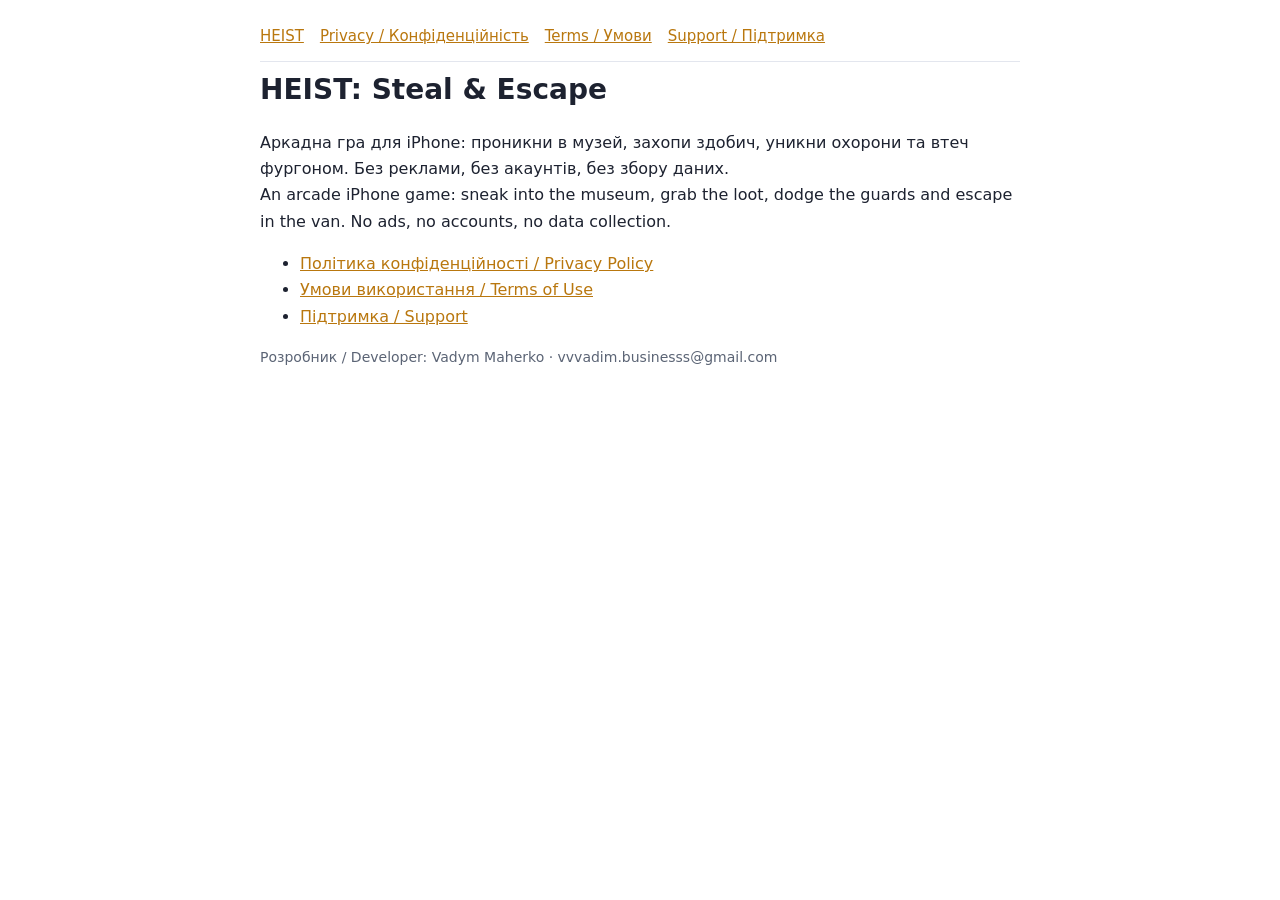
<file: index.html>
<!doctype html><html lang="uk"><head><meta charset="utf-8"><meta name="viewport" content="width=device-width,initial-scale=1"><title>HEIST: Steal & Escape</title><link rel="stylesheet" href="style.css"></head><body><nav><a href="./">HEIST</a><a href="privacy.html">Privacy / Конфіденційність</a><a href="terms.html">Terms / Умови</a><a href="support.html">Support / Підтримка</a></nav>
<h1>HEIST: Steal &amp; Escape</h1>
<p>Аркадна гра для iPhone: проникни в музей, захопи здобич, уникни охорони та втеч фургоном. Без реклами, без акаунтів, без збору даних.<br>
An arcade iPhone game: sneak into the museum, grab the loot, dodge the guards and escape in the van. No ads, no accounts, no data collection.</p>
<ul><li><a href="privacy.html">Політика конфіденційності / Privacy Policy</a></li><li><a href="terms.html">Умови використання / Terms of Use</a></li><li><a href="support.html">Підтримка / Support</a></li></ul>
<p class="mut">Розробник / Developer: Vadym Maherko · vvvadim.businesss@gmail.com</p></body></html>
</file>
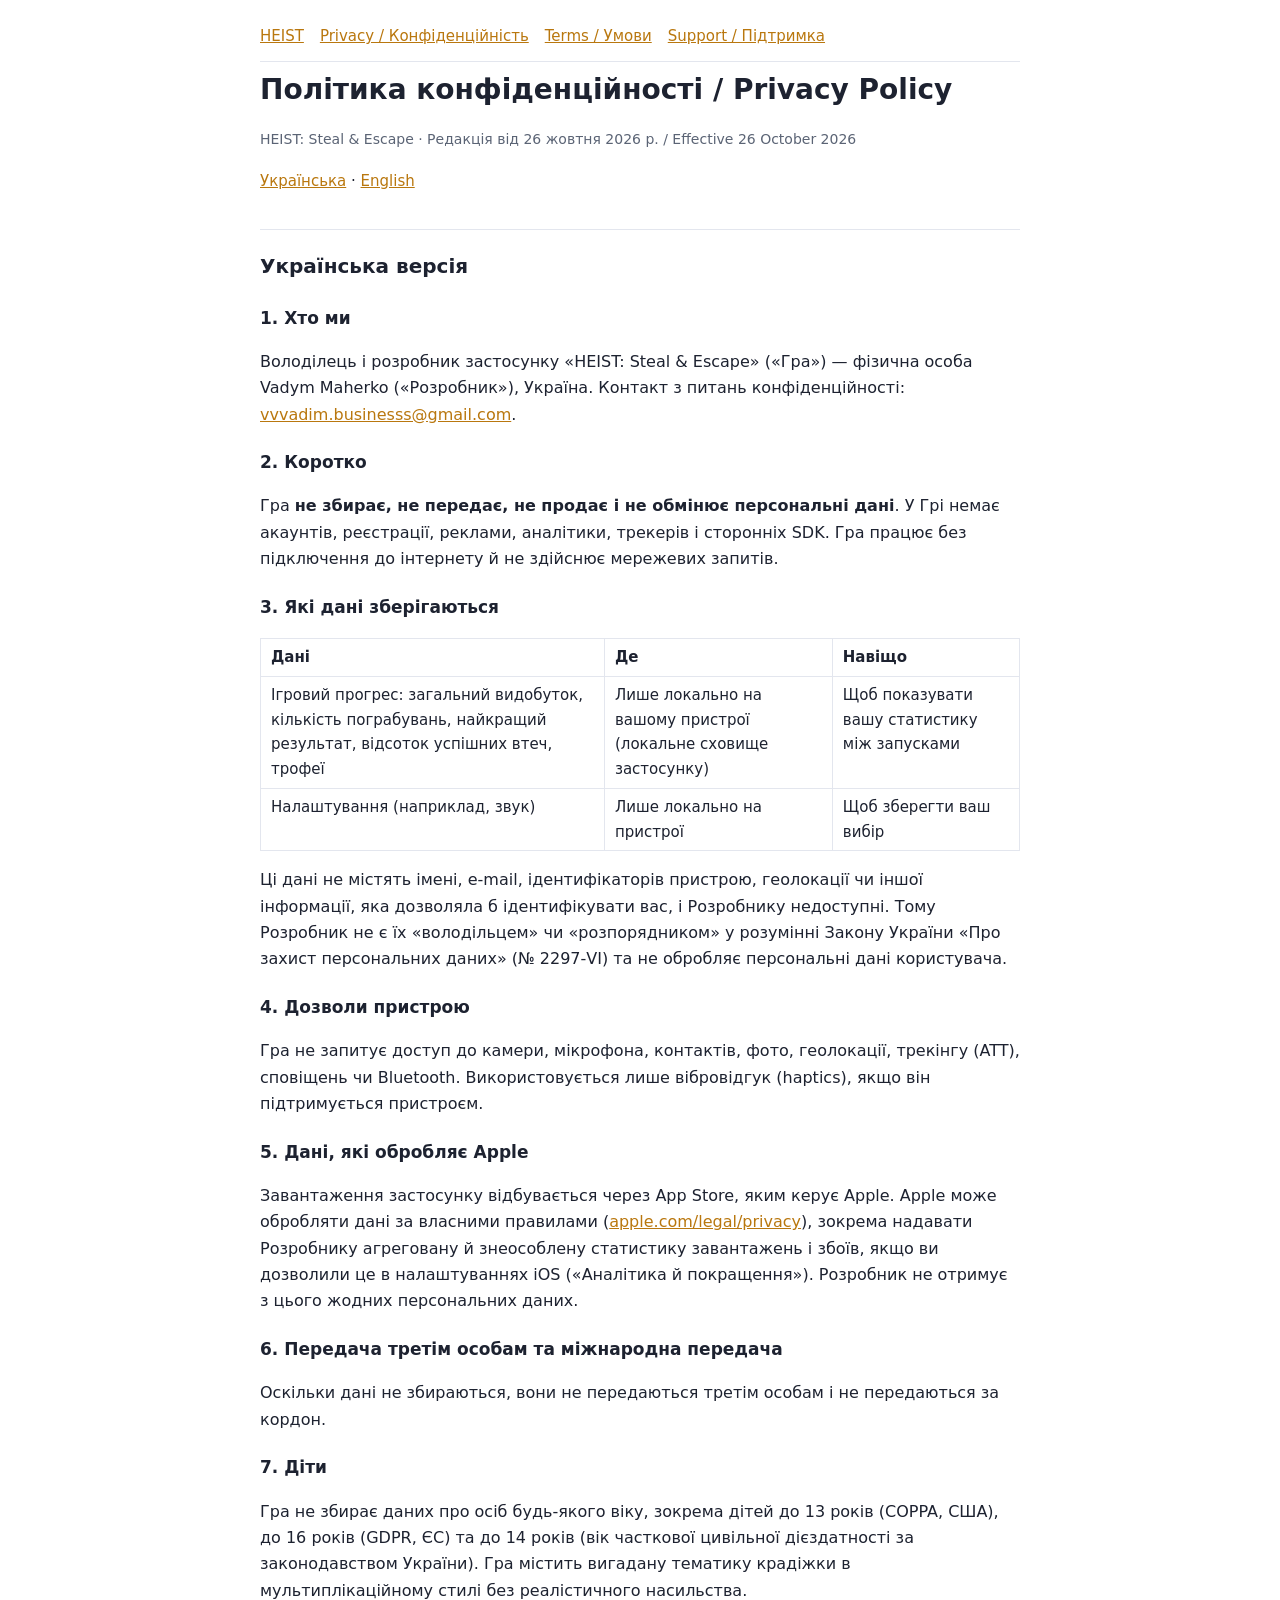
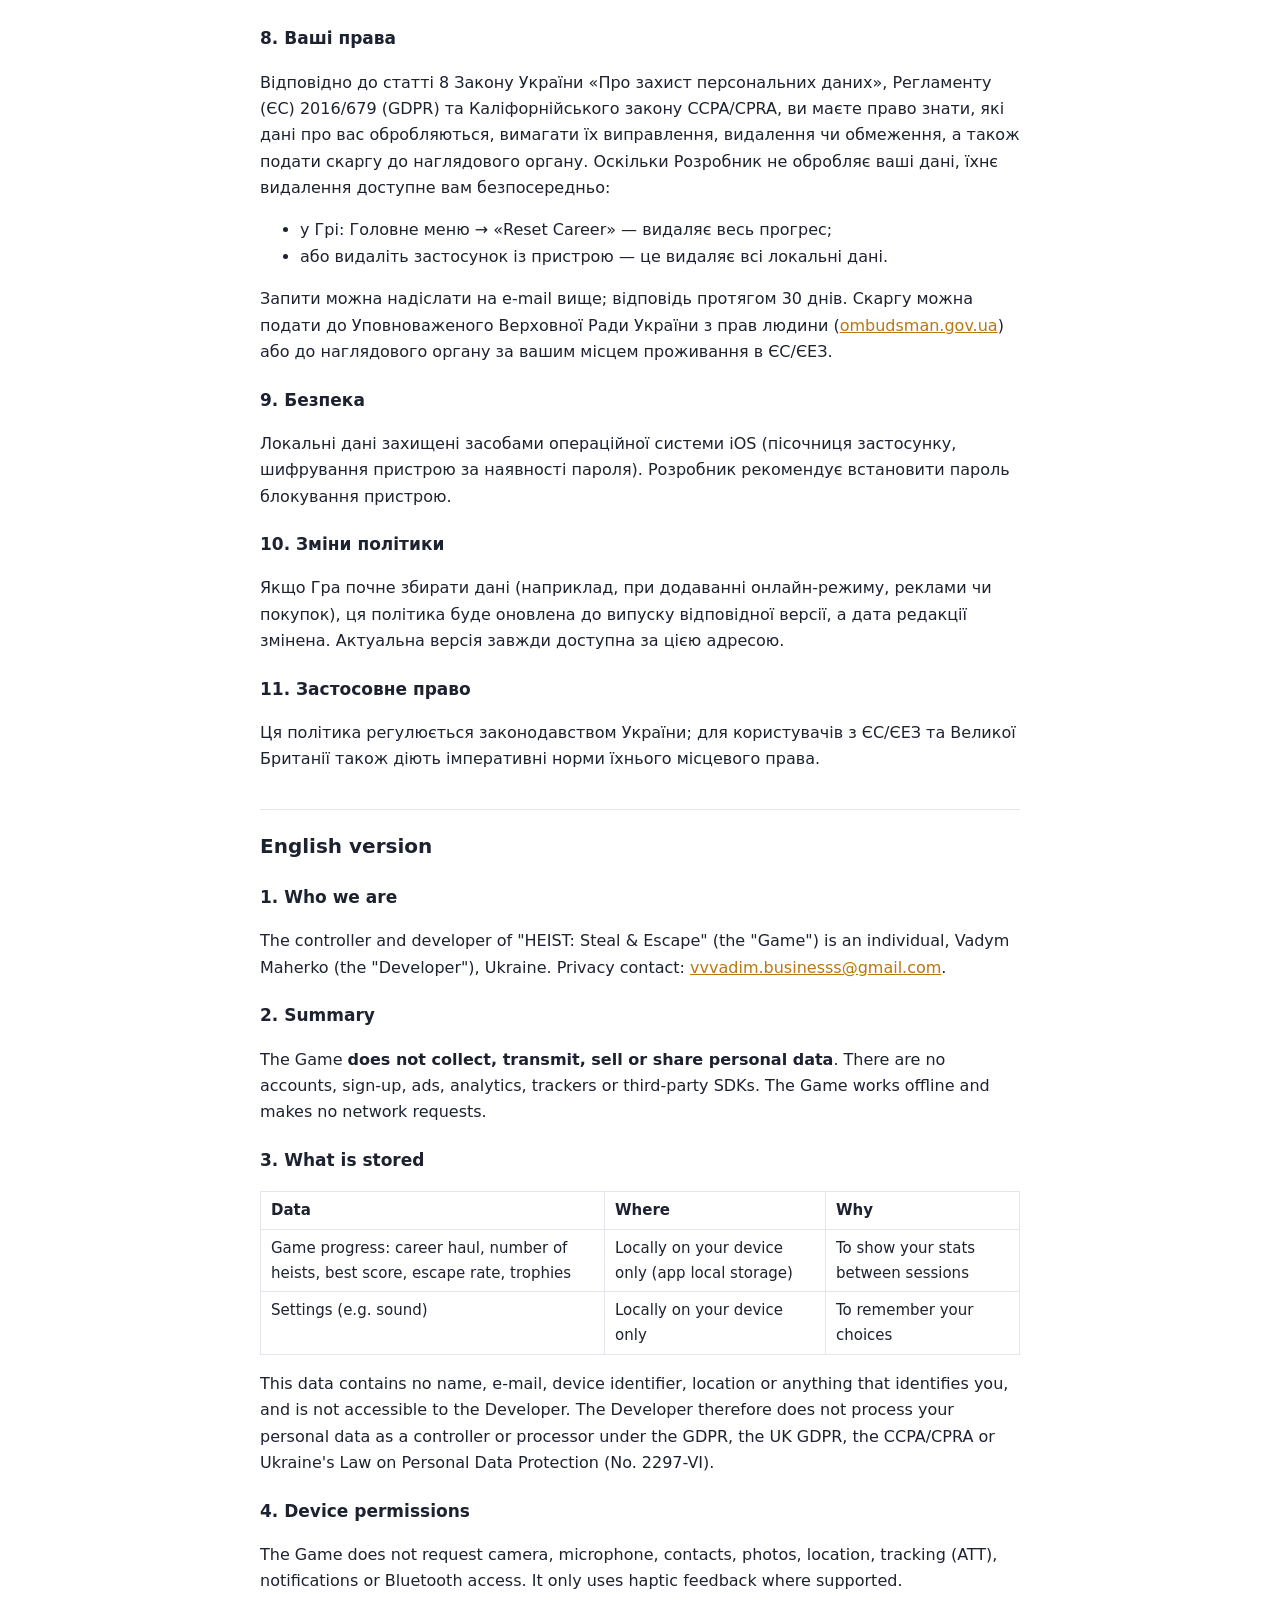
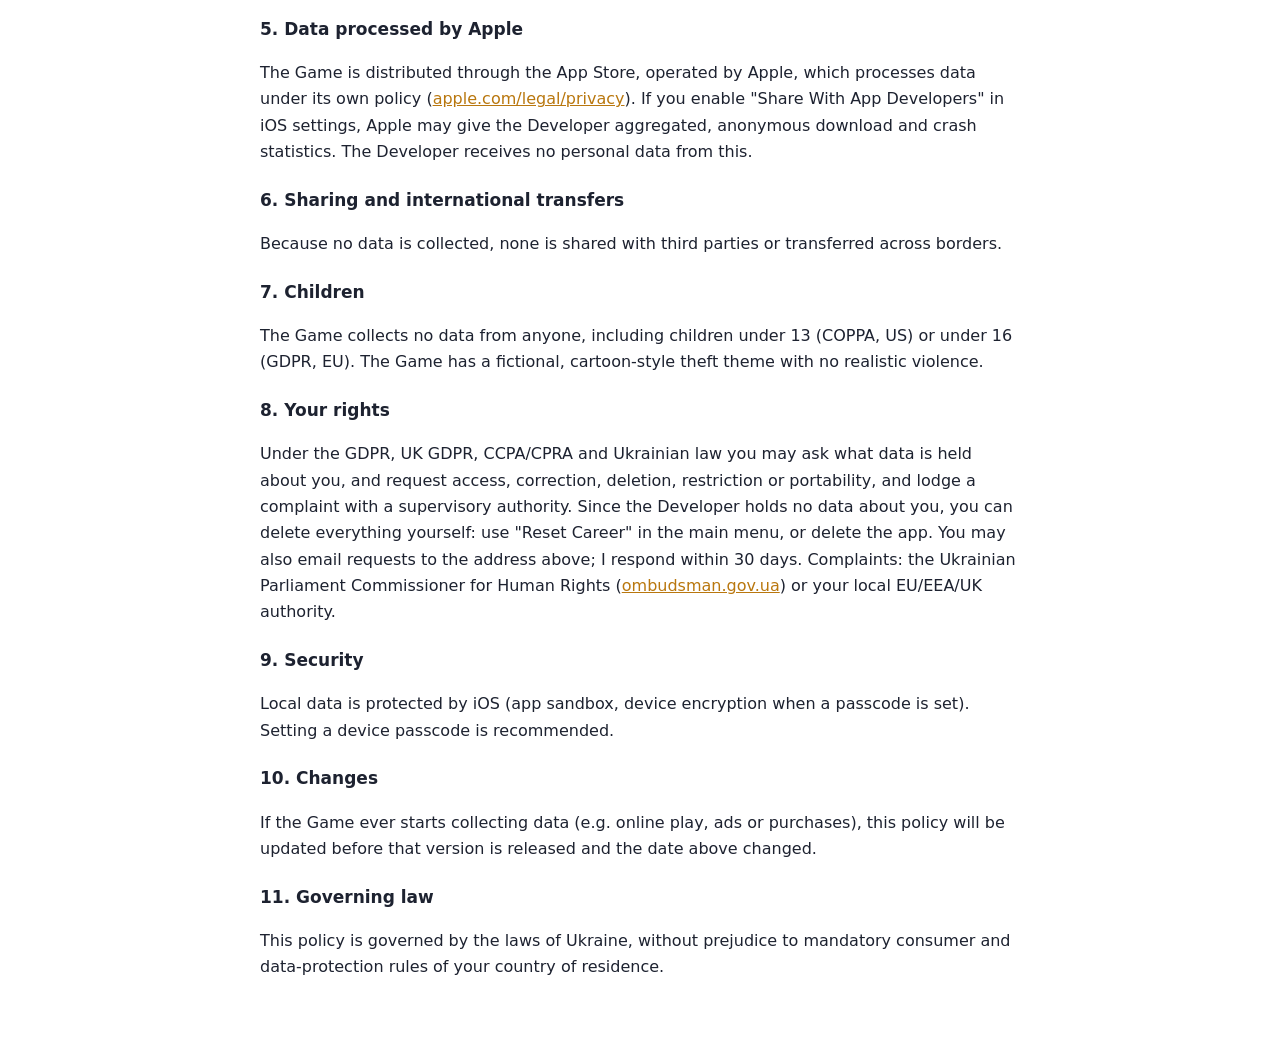
<file: privacy.html>
<!doctype html><html lang="uk"><head><meta charset="utf-8"><meta name="viewport" content="width=device-width,initial-scale=1"><title>HEIST – Privacy Policy / Політика конфіденційності</title><link rel="stylesheet" href="style.css"></head><body><nav><a href="./">HEIST</a><a href="privacy.html">Privacy / Конфіденційність</a><a href="terms.html">Terms / Умови</a><a href="support.html">Support / Підтримка</a></nav>
<h1>Політика конфіденційності / Privacy Policy</h1>
<p class="mut">HEIST: Steal &amp; Escape · Редакція від 26 жовтня 2026 р. / Effective 26 October 2026</p>
<p class="lang"><a href="#uk">Українська</a> · <a href="#en">English</a></p>

<h2 id="uk">Українська версія</h2>
<h3>1. Хто ми</h3>
<p>Володілець і розробник застосунку «HEIST: Steal &amp; Escape» («Гра») — фізична особа Vadym Maherko («Розробник»), Україна. Контакт з питань конфіденційності: <a href="mailto:vvvadim.businesss@gmail.com">vvvadim.businesss@gmail.com</a>.</p>
<h3>2. Коротко</h3>
<p>Гра <b>не збирає, не передає, не продає і не обмінює персональні дані</b>. У Грі немає акаунтів, реєстрації, реклами, аналітики, трекерів і сторонніх SDK. Гра працює без підключення до інтернету й не здійснює мережевих запитів.</p>
<h3>3. Які дані зберігаються</h3>
<table><tr><th>Дані</th><th>Де</th><th>Навіщо</th></tr>
<tr><td>Ігровий прогрес: загальний видобуток, кількість пограбувань, найкращий результат, відсоток успішних втеч, трофеї</td><td>Лише локально на вашому пристрої (локальне сховище застосунку)</td><td>Щоб показувати вашу статистику між запусками</td></tr>
<tr><td>Налаштування (наприклад, звук)</td><td>Лише локально на пристрої</td><td>Щоб зберегти ваш вибір</td></tr></table>
<p>Ці дані не містять імені, e-mail, ідентифікаторів пристрою, геолокації чи іншої інформації, яка дозволяла б ідентифікувати вас, і Розробнику недоступні. Тому Розробник не є їх «володільцем» чи «розпорядником» у розумінні Закону України «Про захист персональних даних» (№ 2297-VI) та не обробляє персональні дані користувача.</p>
<h3>4. Дозволи пристрою</h3>
<p>Гра не запитує доступ до камери, мікрофона, контактів, фото, геолокації, трекінгу (ATT), сповіщень чи Bluetooth. Використовується лише вібровідгук (haptics), якщо він підтримується пристроєм.</p>
<h3>5. Дані, які обробляє Apple</h3>
<p>Завантаження застосунку відбувається через App Store, яким керує Apple. Apple може обробляти дані за власними правилами (<a href="https://www.apple.com/legal/privacy/">apple.com/legal/privacy</a>), зокрема надавати Розробнику агреговану й знеособлену статистику завантажень і збоїв, якщо ви дозволили це в налаштуваннях iOS («Аналітика й покращення»). Розробник не отримує з цього жодних персональних даних.</p>
<h3>6. Передача третім особам та міжнародна передача</h3>
<p>Оскільки дані не збираються, вони не передаються третім особам і не передаються за кордон.</p>
<h3>7. Діти</h3>
<p>Гра не збирає даних про осіб будь-якого віку, зокрема дітей до 13 років (COPPA, США), до 16 років (GDPR, ЄС) та до 14 років (вік часткової цивільної дієздатності за законодавством України). Гра містить вигадану тематику крадіжки в мультиплікаційному стилі без реалістичного насильства.</p>
<h3>8. Ваші права</h3>
<p>Відповідно до статті 8 Закону України «Про захист персональних даних», Регламенту (ЄС) 2016/679 (GDPR) та Каліфорнійського закону CCPA/CPRA, ви маєте право знати, які дані про вас обробляються, вимагати їх виправлення, видалення чи обмеження, а також подати скаргу до наглядового органу. Оскільки Розробник не обробляє ваші дані, їхнє видалення доступне вам безпосередньо:</p>
<ul><li>у Грі: Головне меню → «Reset Career» — видаляє весь прогрес;</li><li>або видаліть застосунок із пристрою — це видаляє всі локальні дані.</li></ul>
<p>Запити можна надіслати на e-mail вище; відповідь протягом 30 днів. Скаргу можна подати до Уповноваженого Верховної Ради України з прав людини (<a href="https://ombudsman.gov.ua">ombudsman.gov.ua</a>) або до наглядового органу за вашим місцем проживання в ЄС/ЄЕЗ.</p>
<h3>9. Безпека</h3>
<p>Локальні дані захищені засобами операційної системи iOS (пісочниця застосунку, шифрування пристрою за наявності пароля). Розробник рекомендує встановити пароль блокування пристрою.</p>
<h3>10. Зміни політики</h3>
<p>Якщо Гра почне збирати дані (наприклад, при додаванні онлайн-режиму, реклами чи покупок), ця політика буде оновлена до випуску відповідної версії, а дата редакції змінена. Актуальна версія завжди доступна за цією адресою.</p>
<h3>11. Застосовне право</h3>
<p>Ця політика регулюється законодавством України; для користувачів з ЄС/ЄЕЗ та Великої Британії також діють імперативні норми їхнього місцевого права.</p>

<h2 id="en">English version</h2>
<h3>1. Who we are</h3>
<p>The controller and developer of "HEIST: Steal &amp; Escape" (the "Game") is an individual, Vadym Maherko (the "Developer"), Ukraine. Privacy contact: <a href="mailto:vvvadim.businesss@gmail.com">vvvadim.businesss@gmail.com</a>.</p>
<h3>2. Summary</h3>
<p>The Game <b>does not collect, transmit, sell or share personal data</b>. There are no accounts, sign-up, ads, analytics, trackers or third-party SDKs. The Game works offline and makes no network requests.</p>
<h3>3. What is stored</h3>
<table><tr><th>Data</th><th>Where</th><th>Why</th></tr>
<tr><td>Game progress: career haul, number of heists, best score, escape rate, trophies</td><td>Locally on your device only (app local storage)</td><td>To show your stats between sessions</td></tr>
<tr><td>Settings (e.g. sound)</td><td>Locally on your device only</td><td>To remember your choices</td></tr></table>
<p>This data contains no name, e-mail, device identifier, location or anything that identifies you, and is not accessible to the Developer. The Developer therefore does not process your personal data as a controller or processor under the GDPR, the UK GDPR, the CCPA/CPRA or Ukraine's Law on Personal Data Protection (No. 2297-VI).</p>
<h3>4. Device permissions</h3>
<p>The Game does not request camera, microphone, contacts, photos, location, tracking (ATT), notifications or Bluetooth access. It only uses haptic feedback where supported.</p>
<h3>5. Data processed by Apple</h3>
<p>The Game is distributed through the App Store, operated by Apple, which processes data under its own policy (<a href="https://www.apple.com/legal/privacy/">apple.com/legal/privacy</a>). If you enable "Share With App Developers" in iOS settings, Apple may give the Developer aggregated, anonymous download and crash statistics. The Developer receives no personal data from this.</p>
<h3>6. Sharing and international transfers</h3>
<p>Because no data is collected, none is shared with third parties or transferred across borders.</p>
<h3>7. Children</h3>
<p>The Game collects no data from anyone, including children under 13 (COPPA, US) or under 16 (GDPR, EU). The Game has a fictional, cartoon-style theft theme with no realistic violence.</p>
<h3>8. Your rights</h3>
<p>Under the GDPR, UK GDPR, CCPA/CPRA and Ukrainian law you may ask what data is held about you, and request access, correction, deletion, restriction or portability, and lodge a complaint with a supervisory authority. Since the Developer holds no data about you, you can delete everything yourself: use "Reset Career" in the main menu, or delete the app. You may also email requests to the address above; I respond within 30 days. Complaints: the Ukrainian Parliament Commissioner for Human Rights (<a href="https://ombudsman.gov.ua">ombudsman.gov.ua</a>) or your local EU/EEA/UK authority.</p>
<h3>9. Security</h3>
<p>Local data is protected by iOS (app sandbox, device encryption when a passcode is set). Setting a device passcode is recommended.</p>
<h3>10. Changes</h3>
<p>If the Game ever starts collecting data (e.g. online play, ads or purchases), this policy will be updated before that version is released and the date above changed.</p>
<h3>11. Governing law</h3>
<p>This policy is governed by the laws of Ukraine, without prejudice to mandatory consumer and data-protection rules of your country of residence.</p>
</body></html>
</file>
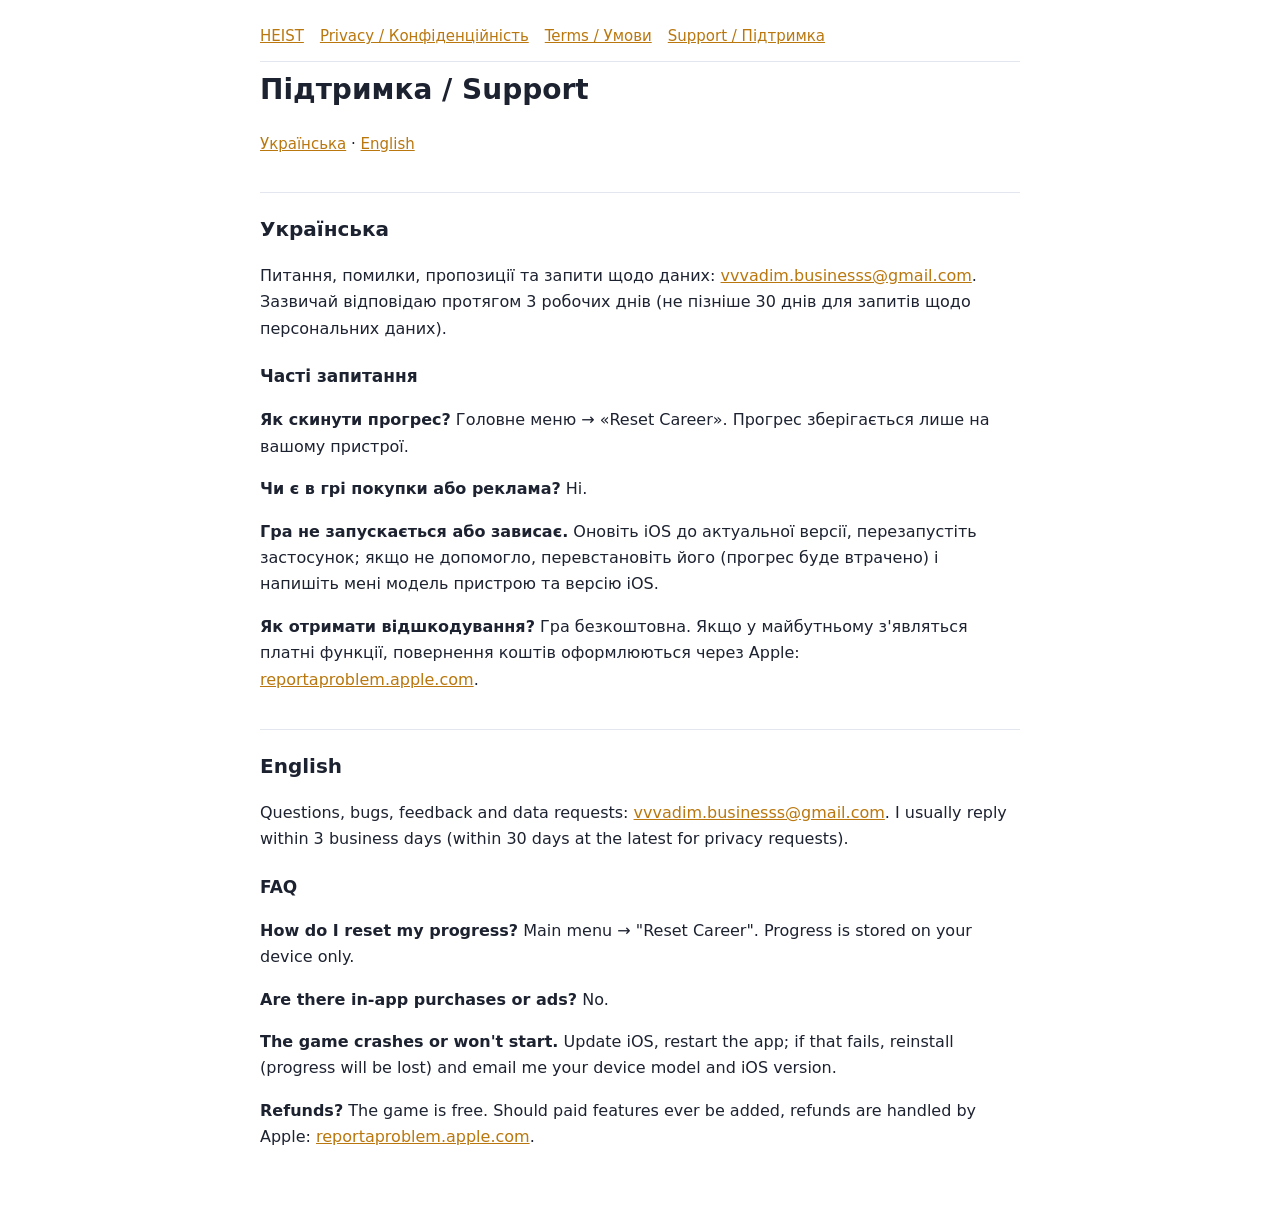
<file: support.html>
<!doctype html><html lang="uk"><head><meta charset="utf-8"><meta name="viewport" content="width=device-width,initial-scale=1"><title>HEIST – Support / Підтримка</title><link rel="stylesheet" href="style.css"></head><body><nav><a href="./">HEIST</a><a href="privacy.html">Privacy / Конфіденційність</a><a href="terms.html">Terms / Умови</a><a href="support.html">Support / Підтримка</a></nav>
<h1>Підтримка / Support</h1>
<p class="lang"><a href="#uk">Українська</a> · <a href="#en">English</a></p>
<h2 id="uk">Українська</h2>
<p>Питання, помилки, пропозиції та запити щодо даних: <a href="mailto:vvvadim.businesss@gmail.com">vvvadim.businesss@gmail.com</a>. Зазвичай відповідаю протягом 3 робочих днів (не пізніше 30 днів для запитів щодо персональних даних).</p>
<h3>Часті запитання</h3>
<p><b>Як скинути прогрес?</b> Головне меню → «Reset Career». Прогрес зберігається лише на вашому пристрої.</p>
<p><b>Чи є в грі покупки або реклама?</b> Ні.</p>
<p><b>Гра не запускається або зависає.</b> Оновіть iOS до актуальної версії, перезапустіть застосунок; якщо не допомогло, перевстановіть його (прогрес буде втрачено) і напишіть мені модель пристрою та версію iOS.</p>
<p><b>Як отримати відшкодування?</b> Гра безкоштовна. Якщо у майбутньому з'являться платні функції, повернення коштів оформлюються через Apple: <a href="https://reportaproblem.apple.com">reportaproblem.apple.com</a>.</p>
<h2 id="en">English</h2>
<p>Questions, bugs, feedback and data requests: <a href="mailto:vvvadim.businesss@gmail.com">vvvadim.businesss@gmail.com</a>. I usually reply within 3 business days (within 30 days at the latest for privacy requests).</p>
<h3>FAQ</h3>
<p><b>How do I reset my progress?</b> Main menu → "Reset Career". Progress is stored on your device only.</p>
<p><b>Are there in-app purchases or ads?</b> No.</p>
<p><b>The game crashes or won't start.</b> Update iOS, restart the app; if that fails, reinstall (progress will be lost) and email me your device model and iOS version.</p>
<p><b>Refunds?</b> The game is free. Should paid features ever be added, refunds are handled by Apple: <a href="https://reportaproblem.apple.com">reportaproblem.apple.com</a>.</p>
</body></html>
</file>
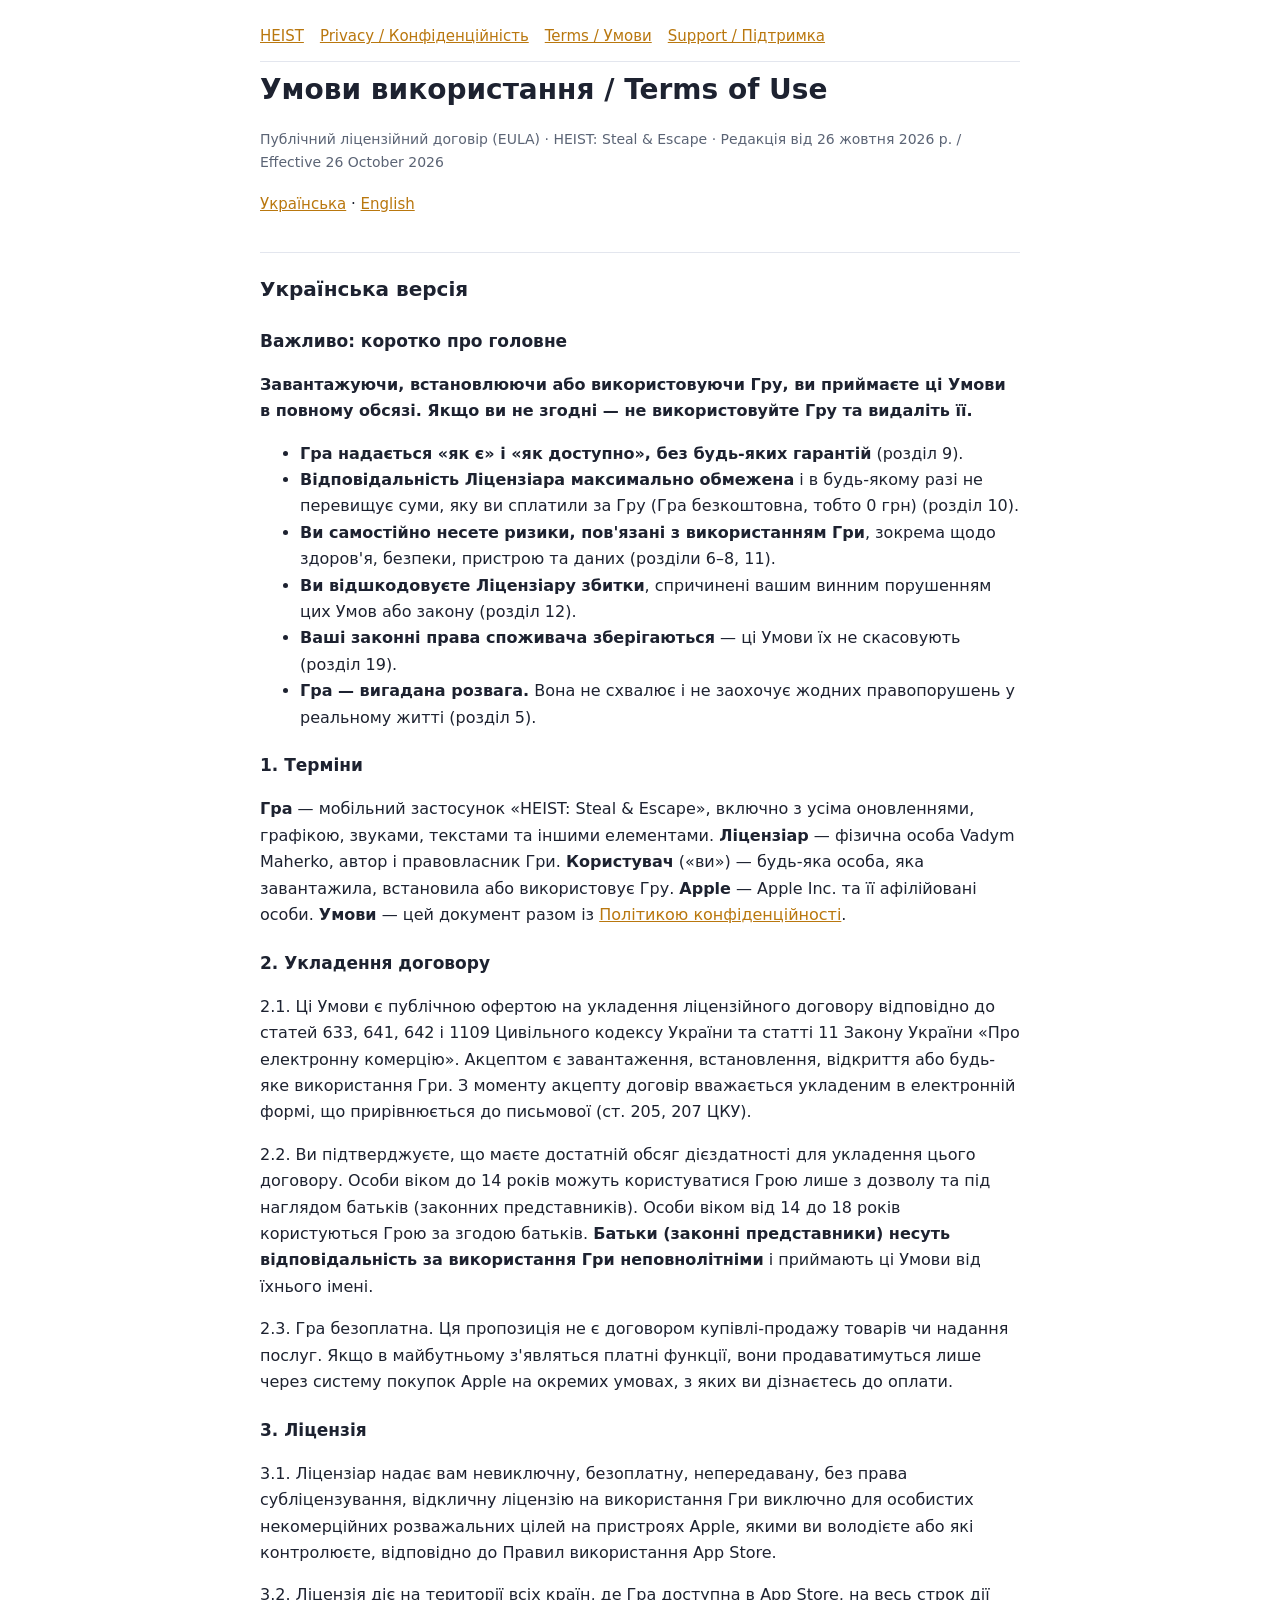
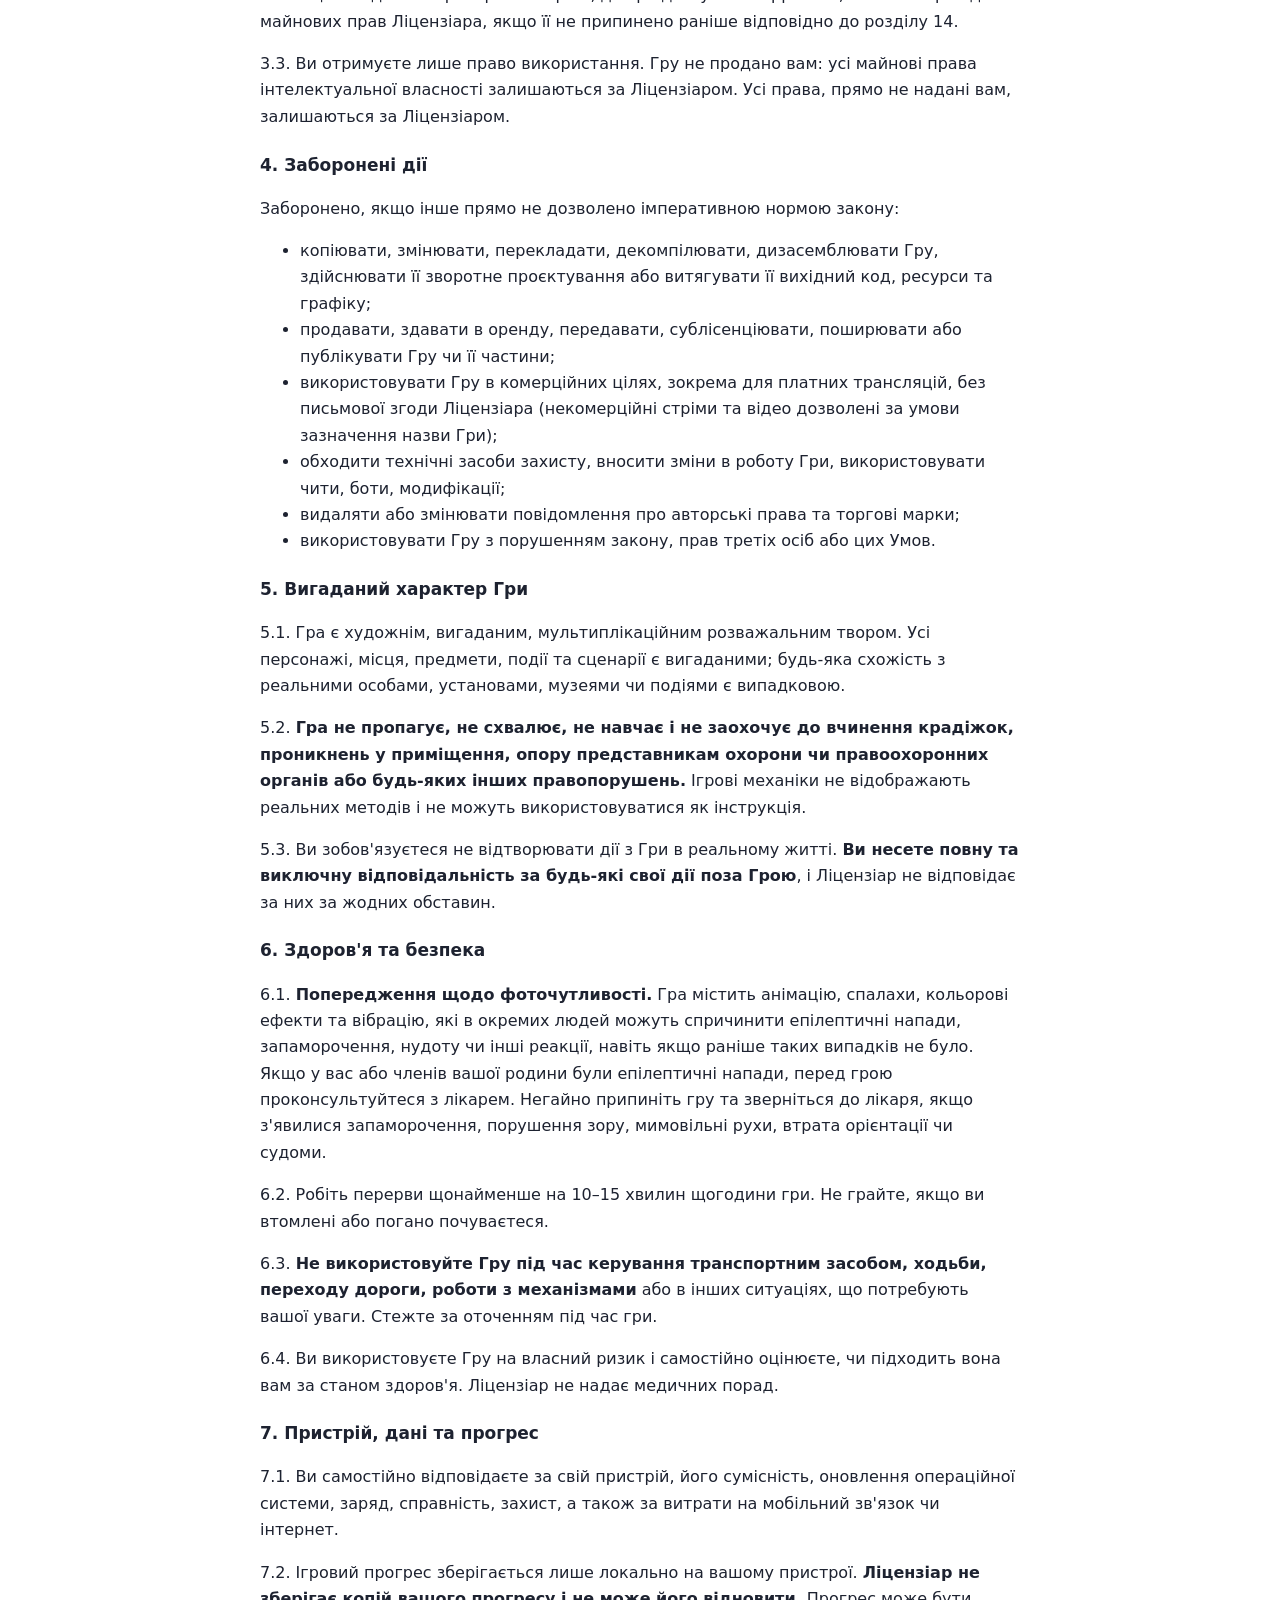
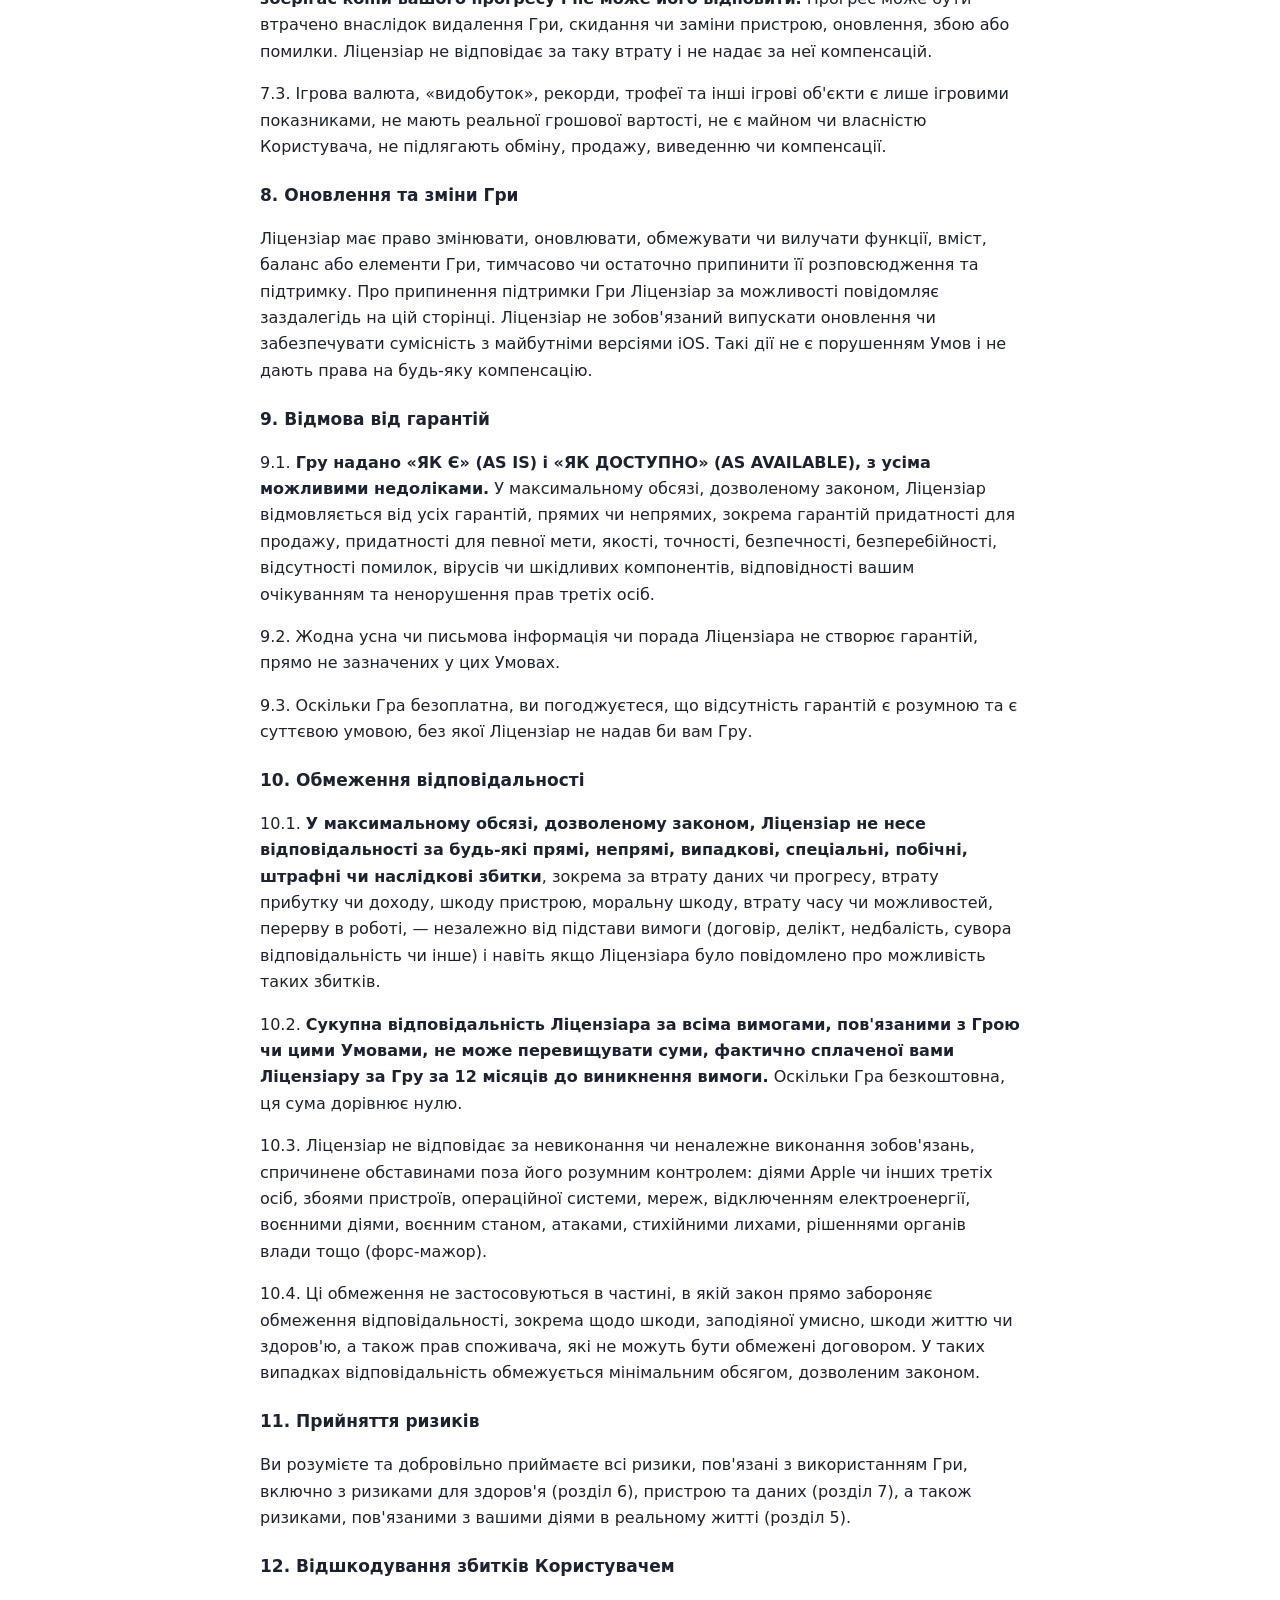
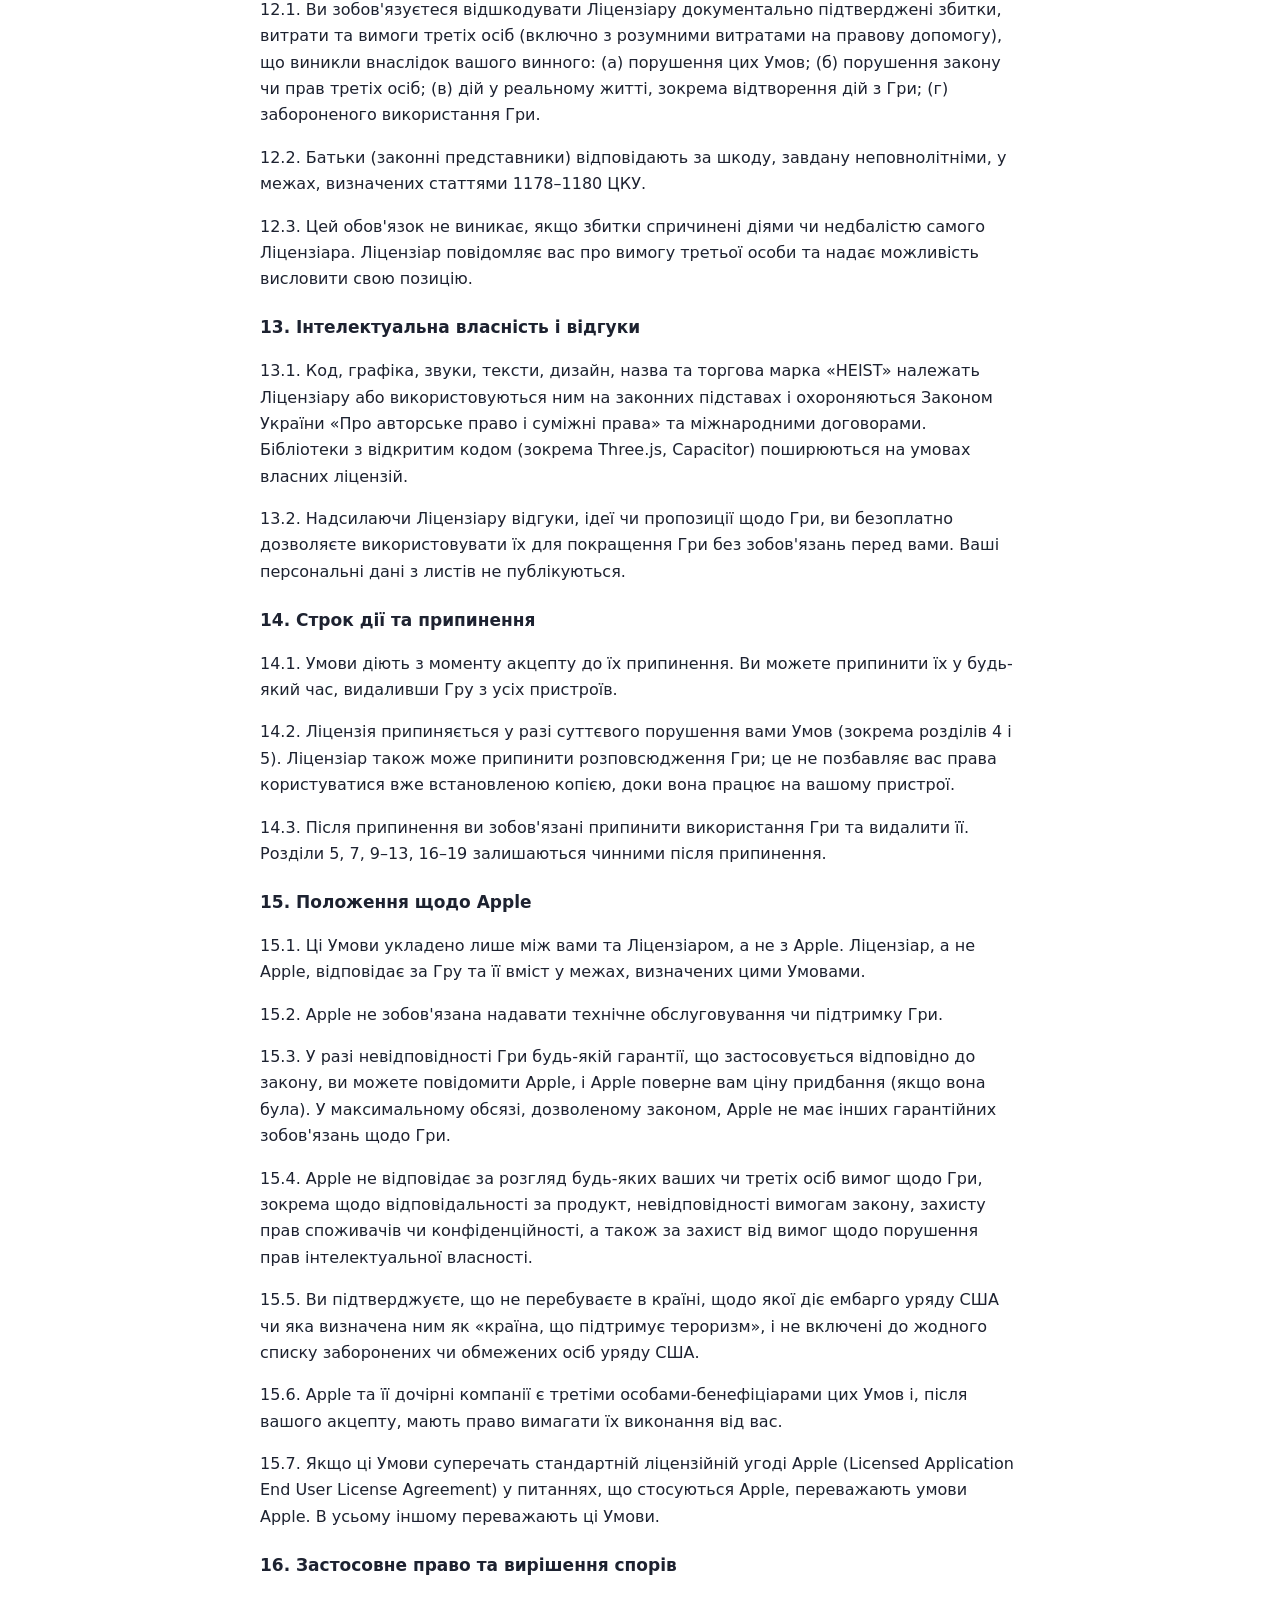
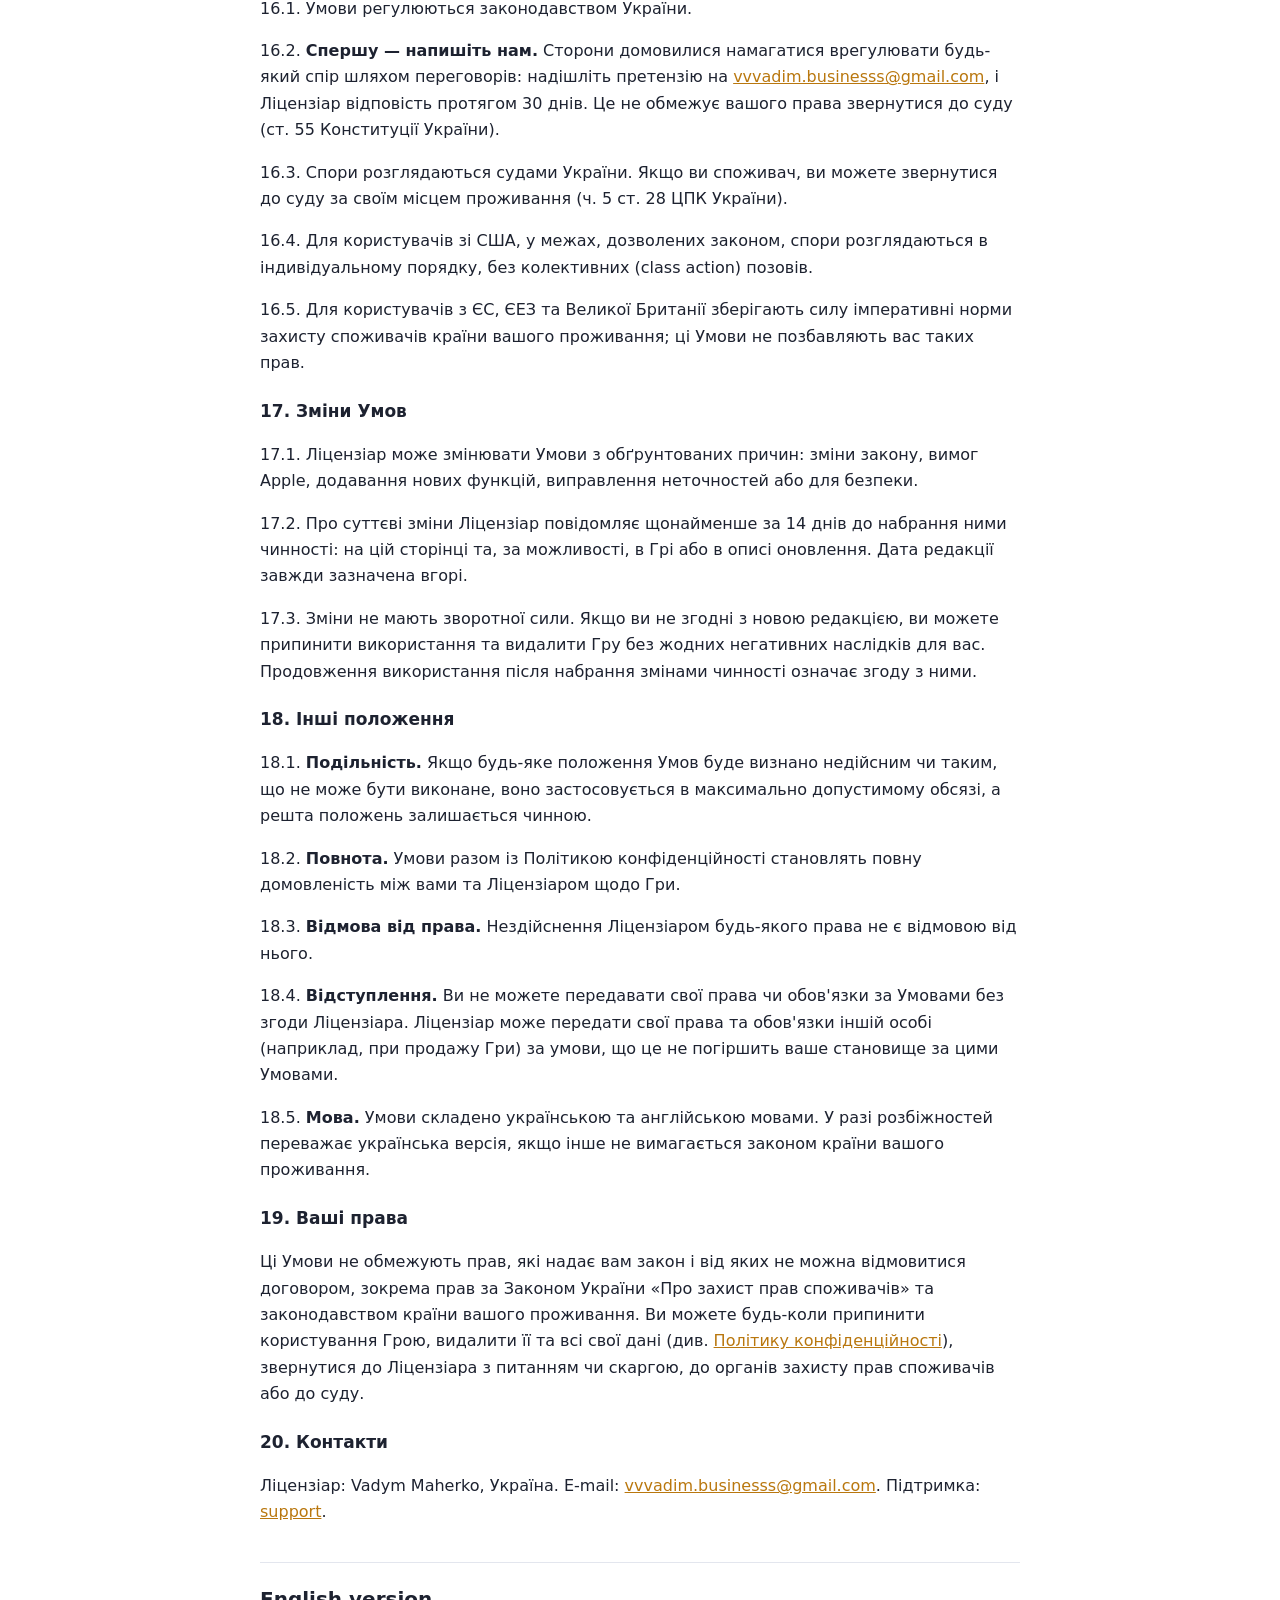
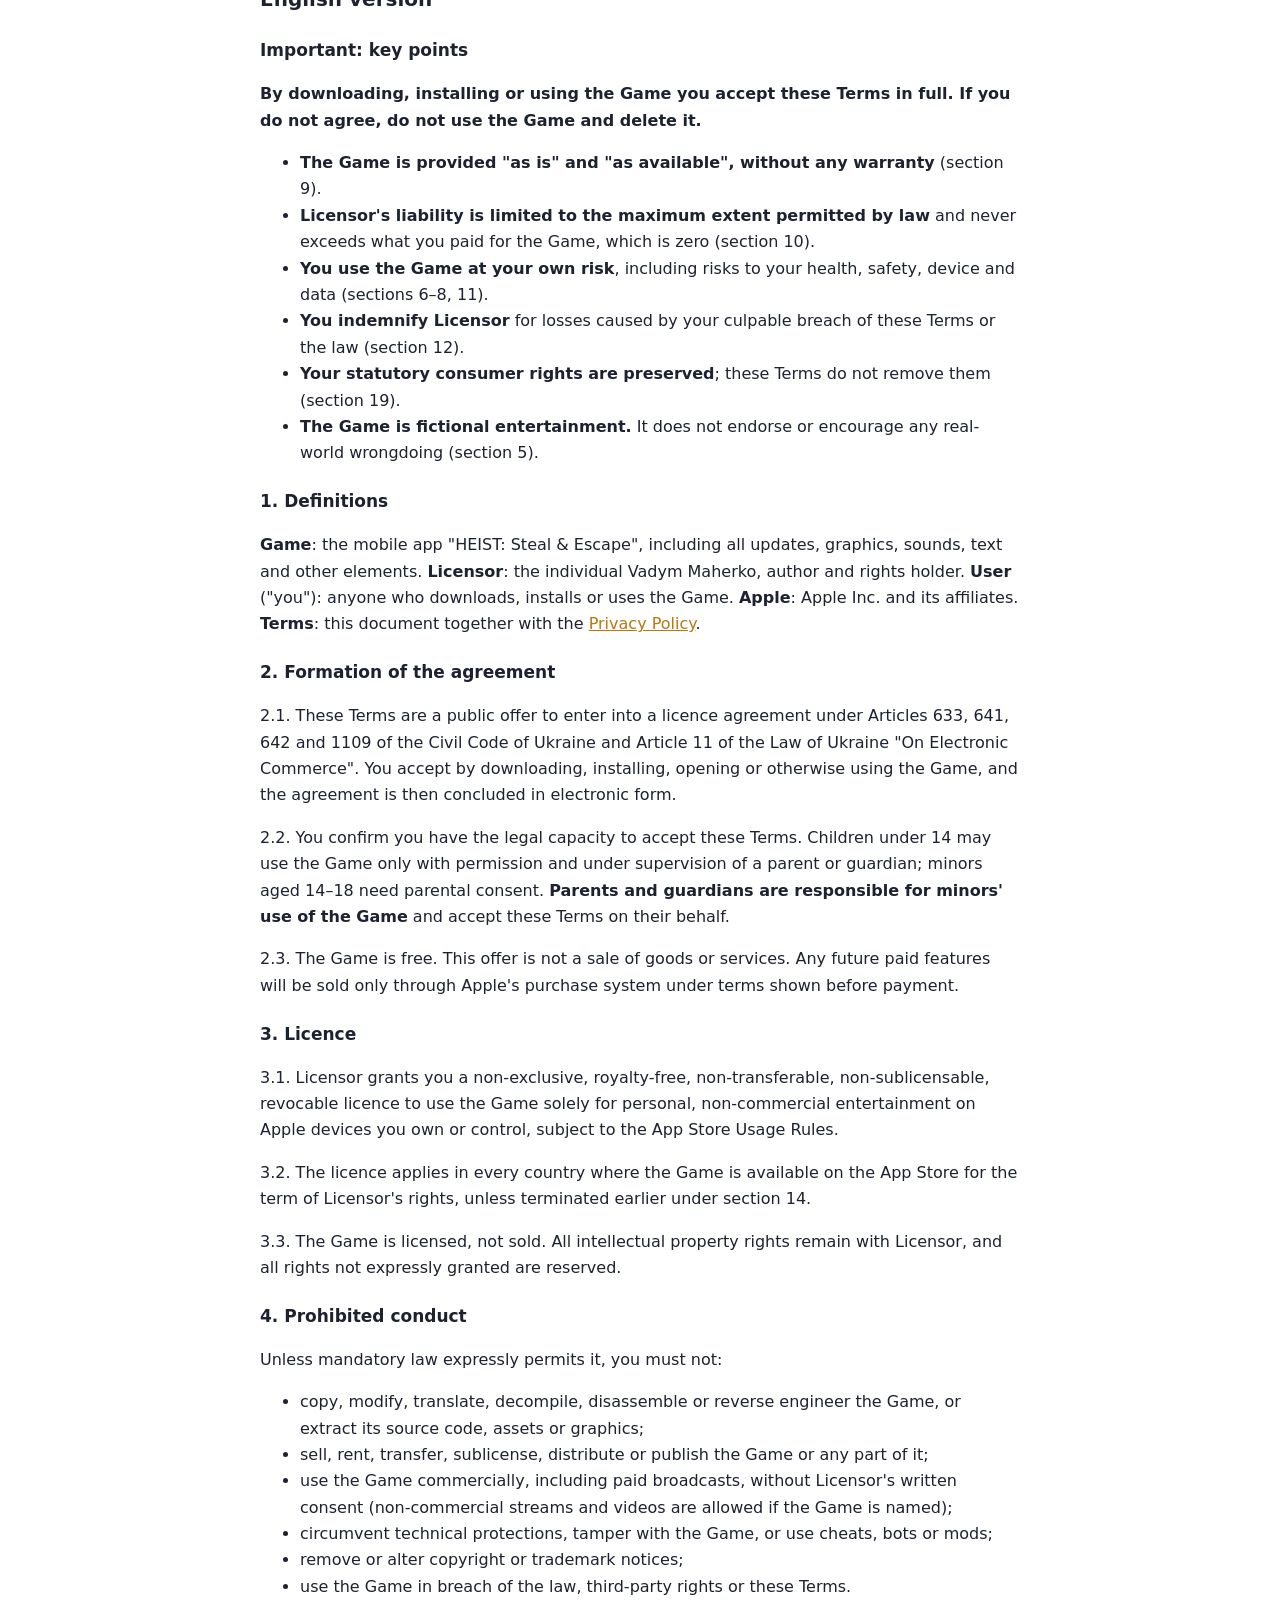
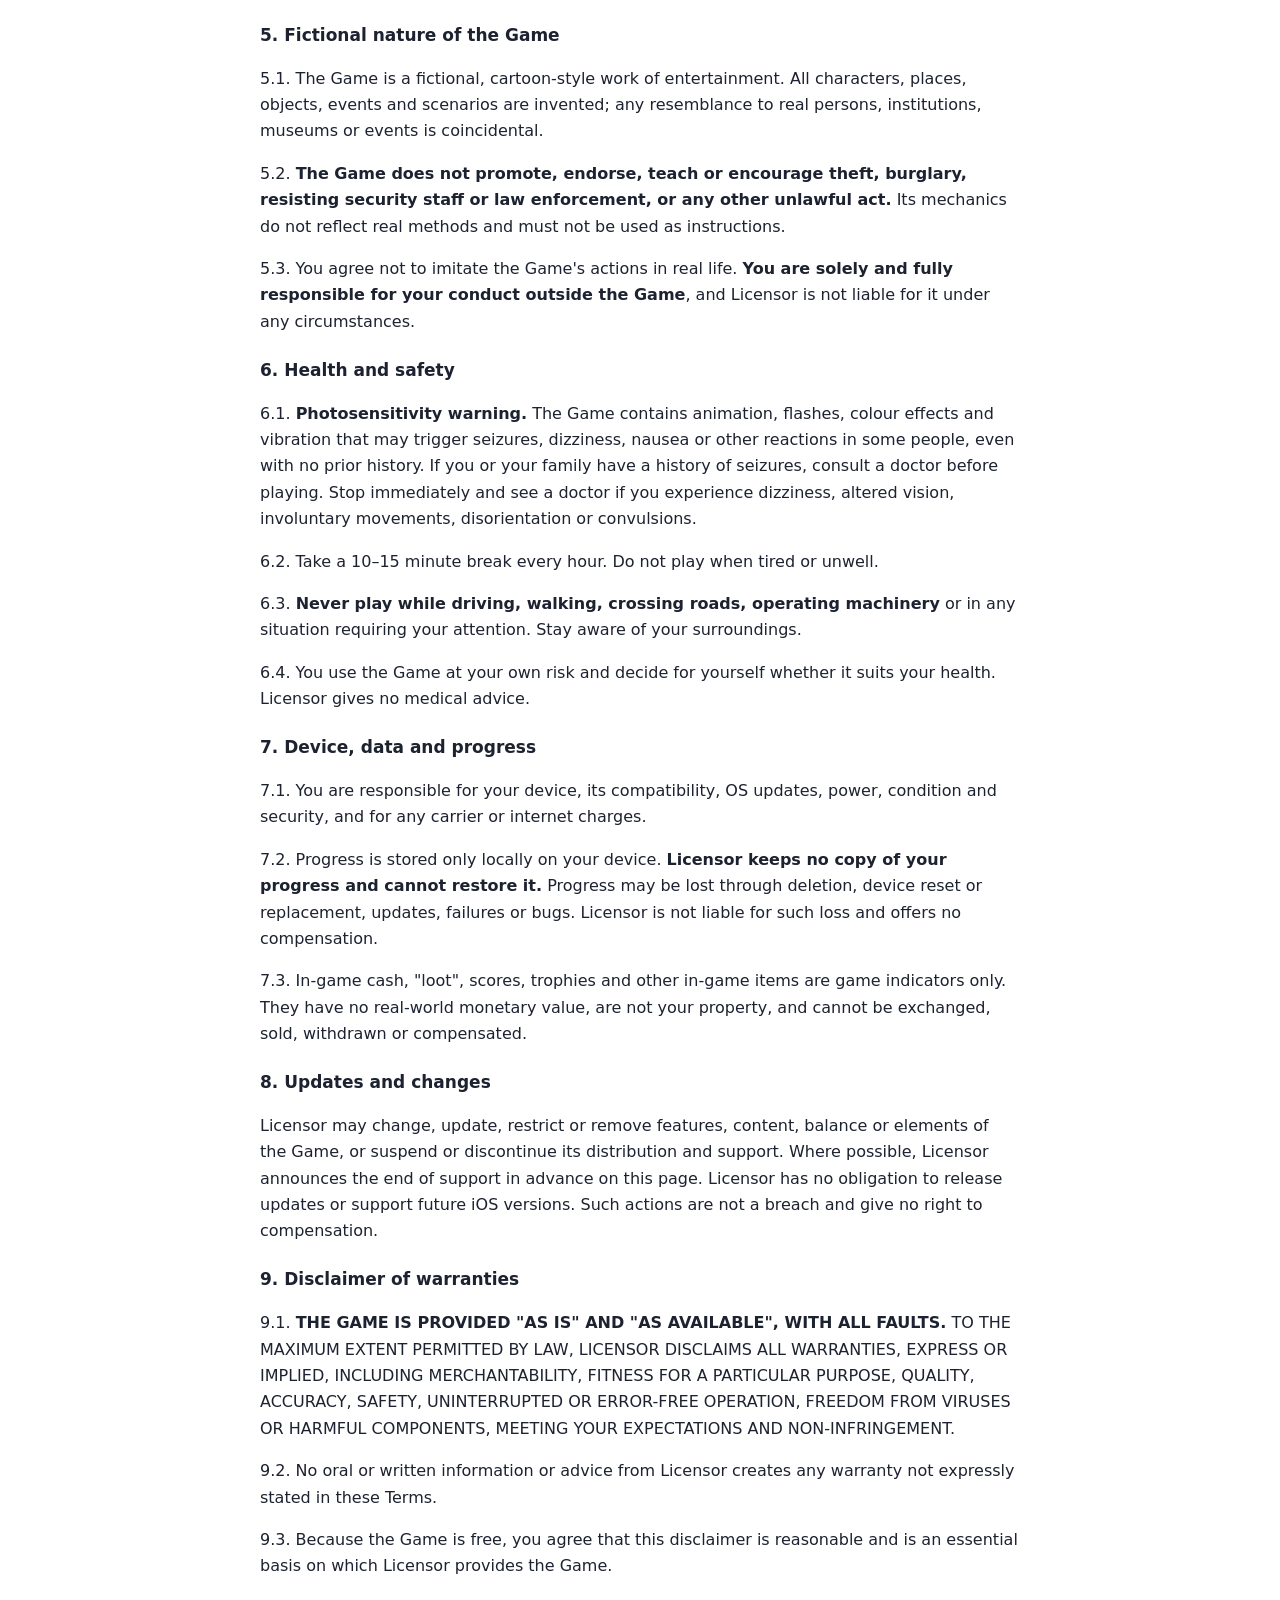
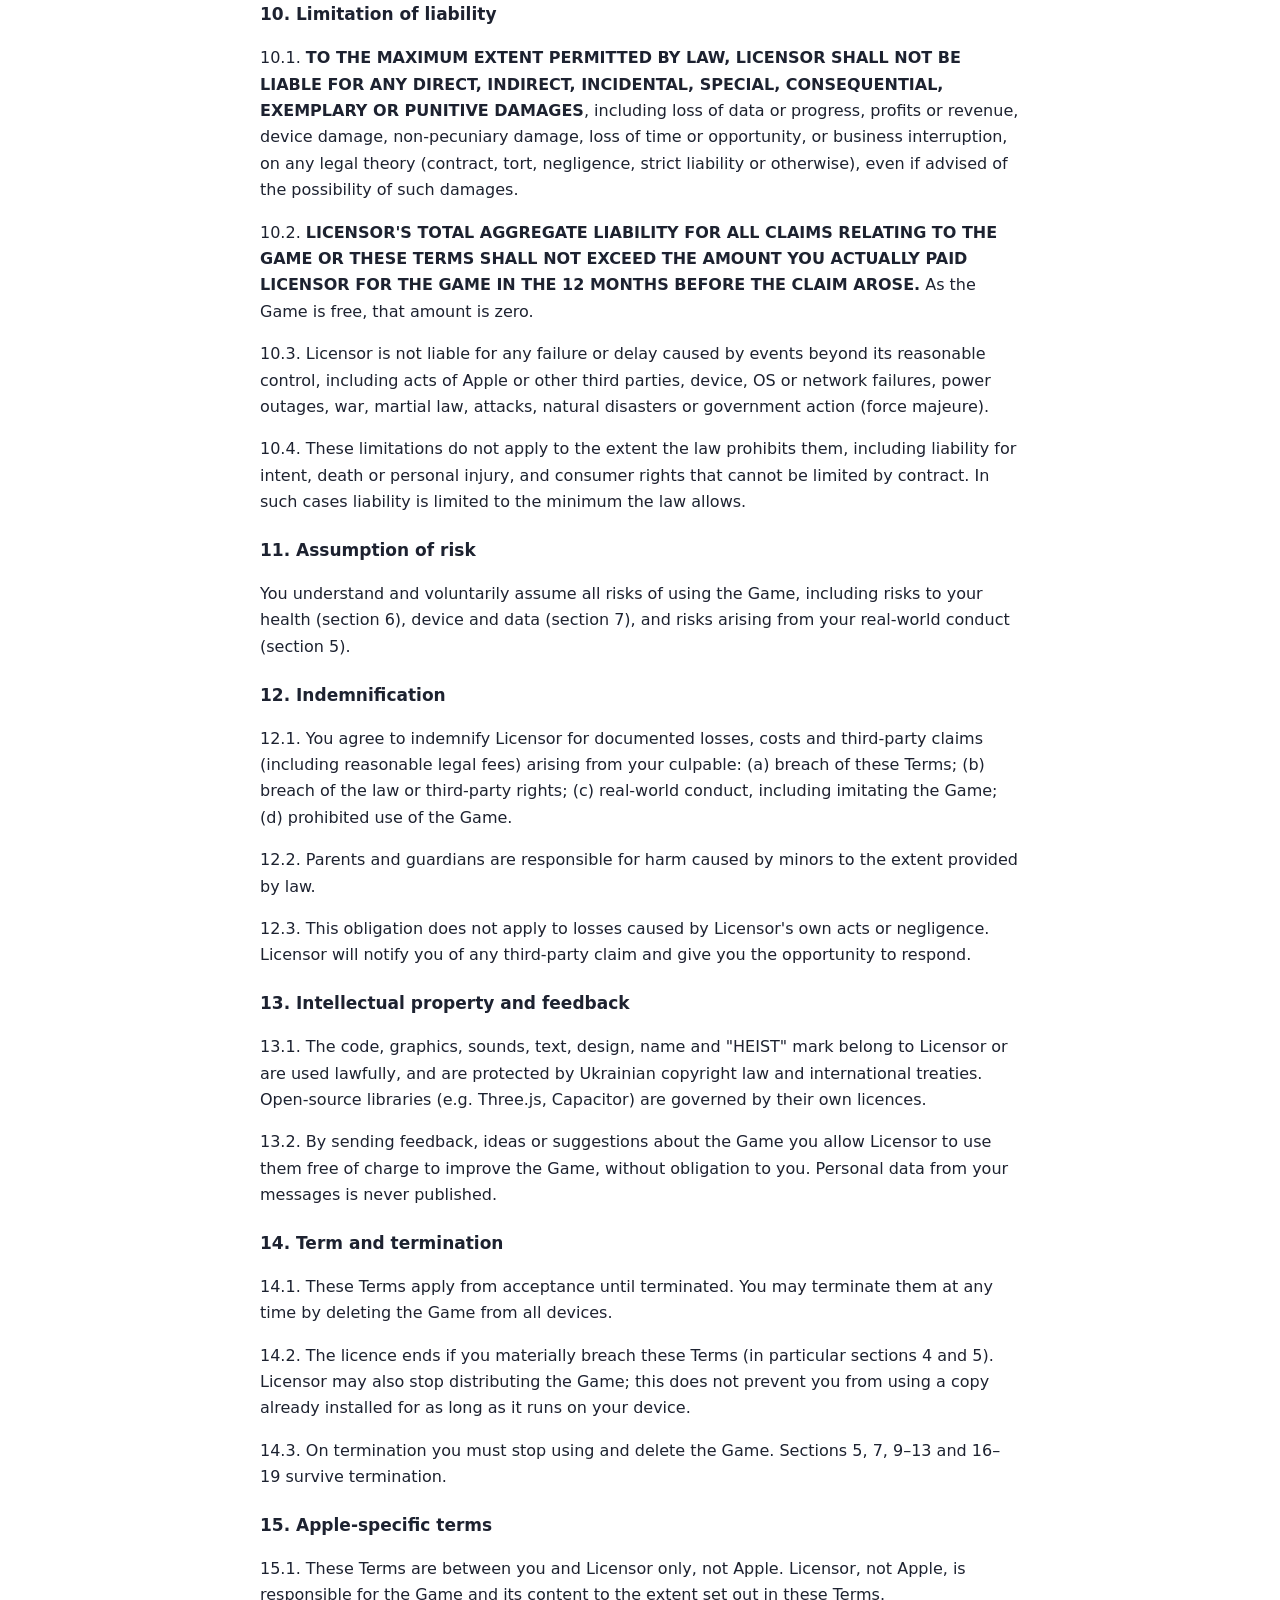
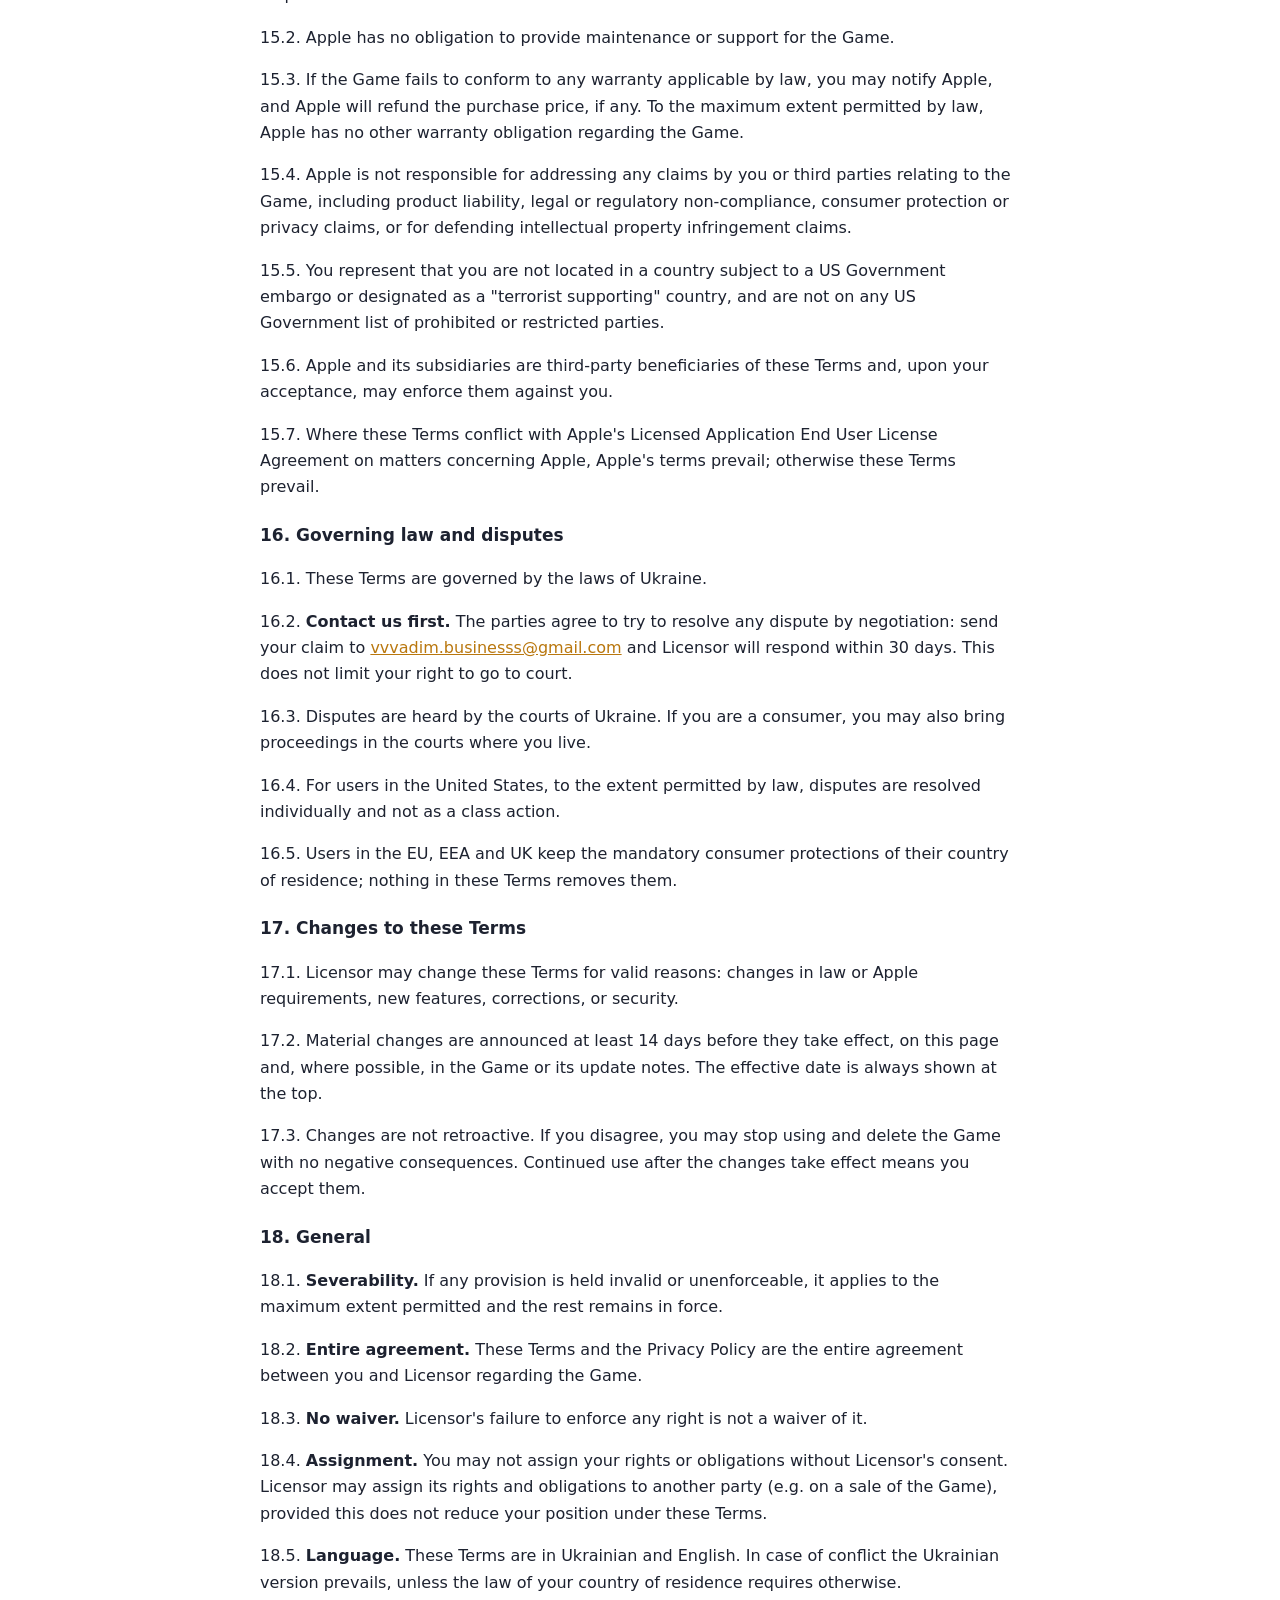
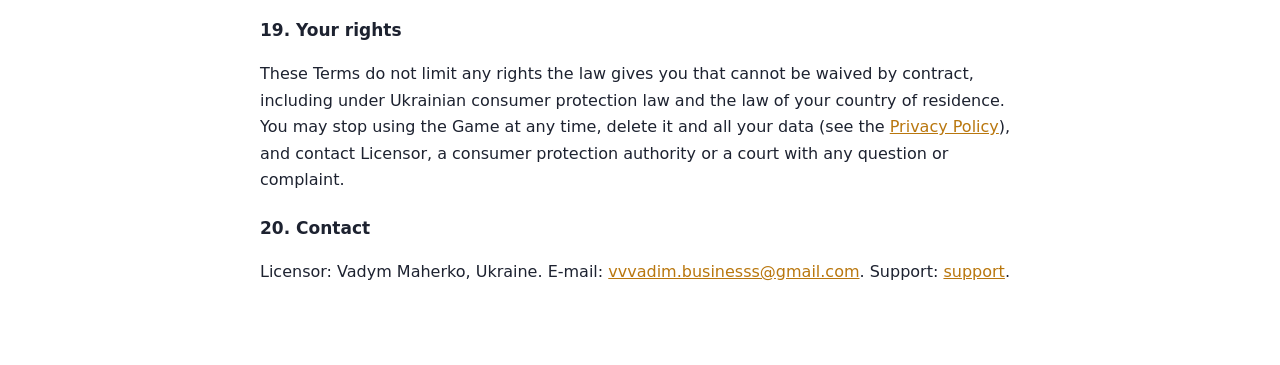
<file: terms.html>
<!doctype html><html lang="uk"><head><meta charset="utf-8"><meta name="viewport" content="width=device-width,initial-scale=1"><title>HEIST – Terms of Use / Умови використання</title><link rel="stylesheet" href="style.css"></head><body><nav><a href="./">HEIST</a><a href="privacy.html">Privacy / Конфіденційність</a><a href="terms.html">Terms / Умови</a><a href="support.html">Support / Підтримка</a></nav>
<h1>Умови використання / Terms of Use</h1>
<p class="mut">Публічний ліцензійний договір (EULA) · HEIST: Steal &amp; Escape · Редакція від 26 жовтня 2026 р. / Effective 26 October 2026</p>
<p class="lang"><a href="#uk">Українська</a> · <a href="#en">English</a></p>

<h2 id="uk">Українська версія</h2>

<h3>Важливо: коротко про головне</h3>
<p><b>Завантажуючи, встановлюючи або використовуючи Гру, ви приймаєте ці Умови в повному обсязі. Якщо ви не згодні — не використовуйте Гру та видаліть її.</b></p>
<ul>
<li><b>Гра надається «як є» і «як доступно», без будь-яких гарантій</b> (розділ 9).</li>
<li><b>Відповідальність Ліцензіара максимально обмежена</b> і в будь-якому разі не перевищує суми, яку ви сплатили за Гру (Гра безкоштовна, тобто 0 грн) (розділ 10).</li>
<li><b>Ви самостійно несете ризики, пов'язані з використанням Гри</b>, зокрема щодо здоров'я, безпеки, пристрою та даних (розділи 6–8, 11).</li>
<li><b>Ви відшкодовуєте Ліцензіару збитки</b>, спричинені вашим винним порушенням цих Умов або закону (розділ 12).</li>
<li><b>Ваші законні права споживача зберігаються</b> — ці Умови їх не скасовують (розділ 19).</li>
<li><b>Гра — вигадана розвага.</b> Вона не схвалює і не заохочує жодних правопорушень у реальному житті (розділ 5).</li>
</ul>

<h3>1. Терміни</h3>
<p><b>Гра</b> — мобільний застосунок «HEIST: Steal &amp; Escape», включно з усіма оновленнями, графікою, звуками, текстами та іншими елементами. <b>Ліцензіар</b> — фізична особа Vadym Maherko, автор і правовласник Гри. <b>Користувач</b> («ви») — будь-яка особа, яка завантажила, встановила або використовує Гру. <b>Apple</b> — Apple Inc. та її афілійовані особи. <b>Умови</b> — цей документ разом із <a href="privacy.html">Політикою конфіденційності</a>.</p>

<h3>2. Укладення договору</h3>
<p>2.1. Ці Умови є публічною офертою на укладення ліцензійного договору відповідно до статей 633, 641, 642 і 1109 Цивільного кодексу України та статті 11 Закону України «Про електронну комерцію». Акцептом є завантаження, встановлення, відкриття або будь-яке використання Гри. З моменту акцепту договір вважається укладеним в електронній формі, що прирівнюється до письмової (ст. 205, 207 ЦКУ).</p>
<p>2.2. Ви підтверджуєте, що маєте достатній обсяг дієздатності для укладення цього договору. Особи віком до 14 років можуть користуватися Грою лише з дозволу та під наглядом батьків (законних представників). Особи віком від 14 до 18 років користуються Грою за згодою батьків. <b>Батьки (законні представники) несуть відповідальність за використання Гри неповнолітніми</b> і приймають ці Умови від їхнього імені.</p>
<p>2.3. Гра безоплатна. Ця пропозиція не є договором купівлі-продажу товарів чи надання послуг. Якщо в майбутньому з'являться платні функції, вони продаватимуться лише через систему покупок Apple на окремих умовах, з яких ви дізнаєтесь до оплати.</p>

<h3>3. Ліцензія</h3>
<p>3.1. Ліцензіар надає вам невиключну, безоплатну, непередавану, без права субліцензування, відкличну ліцензію на використання Гри виключно для особистих некомерційних розважальних цілей на пристроях Apple, якими ви володієте або які контролюєте, відповідно до Правил використання App Store.</p>
<p>3.2. Ліцензія діє на території всіх країн, де Гра доступна в App Store, на весь строк дії майнових прав Ліцензіара, якщо її не припинено раніше відповідно до розділу 14.</p>
<p>3.3. Ви отримуєте лише право використання. Гру не продано вам: усі майнові права інтелектуальної власності залишаються за Ліцензіаром. Усі права, прямо не надані вам, залишаються за Ліцензіаром.</p>

<h3>4. Заборонені дії</h3>
<p>Заборонено, якщо інше прямо не дозволено імперативною нормою закону:</p>
<ul>
<li>копіювати, змінювати, перекладати, декомпілювати, дизасемблювати Гру, здійснювати її зворотне проєктування або витягувати її вихідний код, ресурси та графіку;</li>
<li>продавати, здавати в оренду, передавати, сублісенціювати, поширювати або публікувати Гру чи її частини;</li>
<li>використовувати Гру в комерційних цілях, зокрема для платних трансляцій, без письмової згоди Ліцензіара (некомерційні стріми та відео дозволені за умови зазначення назви Гри);</li>
<li>обходити технічні засоби захисту, вносити зміни в роботу Гри, використовувати чити, боти, модифікації;</li>
<li>видаляти або змінювати повідомлення про авторські права та торгові марки;</li>
<li>використовувати Гру з порушенням закону, прав третіх осіб або цих Умов.</li>
</ul>

<h3>5. Вигаданий характер Гри</h3>
<p>5.1. Гра є художнім, вигаданим, мультиплікаційним розважальним твором. Усі персонажі, місця, предмети, події та сценарії є вигаданими; будь-яка схожість з реальними особами, установами, музеями чи подіями є випадковою.</p>
<p>5.2. <b>Гра не пропагує, не схвалює, не навчає і не заохочує до вчинення крадіжок, проникнень у приміщення, опору представникам охорони чи правоохоронних органів або будь-яких інших правопорушень.</b> Ігрові механіки не відображають реальних методів і не можуть використовуватися як інструкція.</p>
<p>5.3. Ви зобов'язуєтеся не відтворювати дії з Гри в реальному житті. <b>Ви несете повну та виключну відповідальність за будь-які свої дії поза Грою</b>, і Ліцензіар не відповідає за них за жодних обставин.</p>

<h3>6. Здоров'я та безпека</h3>
<p>6.1. <b>Попередження щодо фоточутливості.</b> Гра містить анімацію, спалахи, кольорові ефекти та вібрацію, які в окремих людей можуть спричинити епілептичні напади, запаморочення, нудоту чи інші реакції, навіть якщо раніше таких випадків не було. Якщо у вас або членів вашої родини були епілептичні напади, перед грою проконсультуйтеся з лікарем. Негайно припиніть гру та зверніться до лікаря, якщо з'явилися запаморочення, порушення зору, мимовільні рухи, втрата орієнтації чи судоми.</p>
<p>6.2. Робіть перерви щонайменше на 10–15 хвилин щогодини гри. Не грайте, якщо ви втомлені або погано почуваєтеся.</p>
<p>6.3. <b>Не використовуйте Гру під час керування транспортним засобом, ходьби, переходу дороги, роботи з механізмами</b> або в інших ситуаціях, що потребують вашої уваги. Стежте за оточенням під час гри.</p>
<p>6.4. Ви використовуєте Гру на власний ризик і самостійно оцінюєте, чи підходить вона вам за станом здоров'я. Ліцензіар не надає медичних порад.</p>

<h3>7. Пристрій, дані та прогрес</h3>
<p>7.1. Ви самостійно відповідаєте за свій пристрій, його сумісність, оновлення операційної системи, заряд, справність, захист, а також за витрати на мобільний зв'язок чи інтернет.</p>
<p>7.2. Ігровий прогрес зберігається лише локально на вашому пристрої. <b>Ліцензіар не зберігає копій вашого прогресу і не може його відновити.</b> Прогрес може бути втрачено внаслідок видалення Гри, скидання чи заміни пристрою, оновлення, збою або помилки. Ліцензіар не відповідає за таку втрату і не надає за неї компенсацій.</p>
<p>7.3. Ігрова валюта, «видобуток», рекорди, трофеї та інші ігрові об'єкти є лише ігровими показниками, не мають реальної грошової вартості, не є майном чи власністю Користувача, не підлягають обміну, продажу, виведенню чи компенсації.</p>

<h3>8. Оновлення та зміни Гри</h3>
<p>Ліцензіар має право змінювати, оновлювати, обмежувати чи вилучати функції, вміст, баланс або елементи Гри, тимчасово чи остаточно припинити її розповсюдження та підтримку. Про припинення підтримки Гри Ліцензіар за можливості повідомляє заздалегідь на цій сторінці. Ліцензіар не зобов'язаний випускати оновлення чи забезпечувати сумісність з майбутніми версіями iOS. Такі дії не є порушенням Умов і не дають права на будь-яку компенсацію.</p>

<h3>9. Відмова від гарантій</h3>
<p>9.1. <b>Гру надано «ЯК Є» (AS IS) і «ЯК ДОСТУПНО» (AS AVAILABLE), з усіма можливими недоліками.</b> У максимальному обсязі, дозволеному законом, Ліцензіар відмовляється від усіх гарантій, прямих чи непрямих, зокрема гарантій придатності для продажу, придатності для певної мети, якості, точності, безпечності, безперебійності, відсутності помилок, вірусів чи шкідливих компонентів, відповідності вашим очікуванням та ненорушення прав третіх осіб.</p>
<p>9.2. Жодна усна чи письмова інформація чи порада Ліцензіара не створює гарантій, прямо не зазначених у цих Умовах.</p>
<p>9.3. Оскільки Гра безоплатна, ви погоджуєтеся, що відсутність гарантій є розумною та є суттєвою умовою, без якої Ліцензіар не надав би вам Гру.</p>

<h3>10. Обмеження відповідальності</h3>
<p>10.1. <b>У максимальному обсязі, дозволеному законом, Ліцензіар не несе відповідальності за будь-які прямі, непрямі, випадкові, спеціальні, побічні, штрафні чи наслідкові збитки</b>, зокрема за втрату даних чи прогресу, втрату прибутку чи доходу, шкоду пристрою, моральну шкоду, втрату часу чи можливостей, перерву в роботі, — незалежно від підстави вимоги (договір, делікт, недбалість, сувора відповідальність чи інше) і навіть якщо Ліцензіара було повідомлено про можливість таких збитків.</p>
<p>10.2. <b>Сукупна відповідальність Ліцензіара за всіма вимогами, пов'язаними з Грою чи цими Умовами, не може перевищувати суми, фактично сплаченої вами Ліцензіару за Гру за 12 місяців до виникнення вимоги.</b> Оскільки Гра безкоштовна, ця сума дорівнює нулю.</p>
<p>10.3. Ліцензіар не відповідає за невиконання чи неналежне виконання зобов'язань, спричинене обставинами поза його розумним контролем: діями Apple чи інших третіх осіб, збоями пристроїв, операційної системи, мереж, відключенням електроенергії, воєнними діями, воєнним станом, атаками, стихійними лихами, рішеннями органів влади тощо (форс-мажор).</p>
<p>10.4. Ці обмеження не застосовуються в частині, в якій закон прямо забороняє обмеження відповідальності, зокрема щодо шкоди, заподіяної умисно, шкоди життю чи здоров'ю, а також прав споживача, які не можуть бути обмежені договором. У таких випадках відповідальність обмежується мінімальним обсягом, дозволеним законом.</p>

<h3>11. Прийняття ризиків</h3>
<p>Ви розумієте та добровільно приймаєте всі ризики, пов'язані з використанням Гри, включно з ризиками для здоров'я (розділ 6), пристрою та даних (розділ 7), а також ризиками, пов'язаними з вашими діями в реальному житті (розділ 5).</p>

<h3>12. Відшкодування збитків Користувачем</h3>
<p>12.1. Ви зобов'язуєтеся відшкодувати Ліцензіару документально підтверджені збитки, витрати та вимоги третіх осіб (включно з розумними витратами на правову допомогу), що виникли внаслідок вашого винного: (а) порушення цих Умов; (б) порушення закону чи прав третіх осіб; (в) дій у реальному житті, зокрема відтворення дій з Гри; (г) забороненого використання Гри.</p>
<p>12.2. Батьки (законні представники) відповідають за шкоду, завдану неповнолітніми, у межах, визначених статтями 1178–1180 ЦКУ.</p>
<p>12.3. Цей обов'язок не виникає, якщо збитки спричинені діями чи недбалістю самого Ліцензіара. Ліцензіар повідомляє вас про вимогу третьої особи та надає можливість висловити свою позицію.</p>

<h3>13. Інтелектуальна власність і відгуки</h3>
<p>13.1. Код, графіка, звуки, тексти, дизайн, назва та торгова марка «HEIST» належать Ліцензіару або використовуються ним на законних підставах і охороняються Законом України «Про авторське право і суміжні права» та міжнародними договорами. Бібліотеки з відкритим кодом (зокрема Three.js, Capacitor) поширюються на умовах власних ліцензій.</p>
<p>13.2. Надсилаючи Ліцензіару відгуки, ідеї чи пропозиції щодо Гри, ви безоплатно дозволяєте використовувати їх для покращення Гри без зобов'язань перед вами. Ваші персональні дані з листів не публікуються.</p>

<h3>14. Строк дії та припинення</h3>
<p>14.1. Умови діють з моменту акцепту до їх припинення. Ви можете припинити їх у будь-який час, видаливши Гру з усіх пристроїв.</p>
<p>14.2. Ліцензія припиняється у разі суттєвого порушення вами Умов (зокрема розділів 4 і 5). Ліцензіар також може припинити розповсюдження Гри; це не позбавляє вас права користуватися вже встановленою копією, доки вона працює на вашому пристрої.</p>
<p>14.3. Після припинення ви зобов'язані припинити використання Гри та видалити її. Розділи 5, 7, 9–13, 16–19 залишаються чинними після припинення.</p>

<h3>15. Положення щодо Apple</h3>
<p>15.1. Ці Умови укладено лише між вами та Ліцензіаром, а не з Apple. Ліцензіар, а не Apple, відповідає за Гру та її вміст у межах, визначених цими Умовами.</p>
<p>15.2. Apple не зобов'язана надавати технічне обслуговування чи підтримку Гри.</p>
<p>15.3. У разі невідповідності Гри будь-якій гарантії, що застосовується відповідно до закону, ви можете повідомити Apple, і Apple поверне вам ціну придбання (якщо вона була). У максимальному обсязі, дозволеному законом, Apple не має інших гарантійних зобов'язань щодо Гри.</p>
<p>15.4. Apple не відповідає за розгляд будь-яких ваших чи третіх осіб вимог щодо Гри, зокрема щодо відповідальності за продукт, невідповідності вимогам закону, захисту прав споживачів чи конфіденційності, а також за захист від вимог щодо порушення прав інтелектуальної власності.</p>
<p>15.5. Ви підтверджуєте, що не перебуваєте в країні, щодо якої діє ембарго уряду США чи яка визначена ним як «країна, що підтримує тероризм», і не включені до жодного списку заборонених чи обмежених осіб уряду США.</p>
<p>15.6. Apple та її дочірні компанії є третіми особами-бенефіціарами цих Умов і, після вашого акцепту, мають право вимагати їх виконання від вас.</p>
<p>15.7. Якщо ці Умови суперечать стандартній ліцензійній угоді Apple (Licensed Application End User License Agreement) у питаннях, що стосуються Apple, переважають умови Apple. В усьому іншому переважають ці Умови.</p>

<h3>16. Застосовне право та вирішення спорів</h3>
<p>16.1. Умови регулюються законодавством України.</p>
<p>16.2. <b>Спершу — напишіть нам.</b> Сторони домовилися намагатися врегулювати будь-який спір шляхом переговорів: надішліть претензію на <a href="mailto:vvvadim.businesss@gmail.com">vvvadim.businesss@gmail.com</a>, і Ліцензіар відповість протягом 30 днів. Це не обмежує вашого права звернутися до суду (ст. 55 Конституції України).</p>
<p>16.3. Спори розглядаються судами України. Якщо ви споживач, ви можете звернутися до суду за своїм місцем проживання (ч. 5 ст. 28 ЦПК України).</p>
<p>16.4. Для користувачів зі США, у межах, дозволених законом, спори розглядаються в індивідуальному порядку, без колективних (class action) позовів.</p>
<p>16.5. Для користувачів з ЄС, ЄЕЗ та Великої Британії зберігають силу імперативні норми захисту споживачів країни вашого проживання; ці Умови не позбавляють вас таких прав.</p>

<h3>17. Зміни Умов</h3>
<p>17.1. Ліцензіар може змінювати Умови з обґрунтованих причин: зміни закону, вимог Apple, додавання нових функцій, виправлення неточностей або для безпеки.</p>
<p>17.2. Про суттєві зміни Ліцензіар повідомляє щонайменше за 14 днів до набрання ними чинності: на цій сторінці та, за можливості, в Грі або в описі оновлення. Дата редакції завжди зазначена вгорі.</p>
<p>17.3. Зміни не мають зворотної сили. Якщо ви не згодні з новою редакцією, ви можете припинити використання та видалити Гру без жодних негативних наслідків для вас. Продовження використання після набрання змінами чинності означає згоду з ними.</p>

<h3>18. Інші положення</h3>
<p>18.1. <b>Подільність.</b> Якщо будь-яке положення Умов буде визнано недійсним чи таким, що не може бути виконане, воно застосовується в максимально допустимому обсязі, а решта положень залишається чинною.</p>
<p>18.2. <b>Повнота.</b> Умови разом із Політикою конфіденційності становлять повну домовленість між вами та Ліцензіаром щодо Гри.</p>
<p>18.3. <b>Відмова від права.</b> Нездійснення Ліцензіаром будь-якого права не є відмовою від нього.</p>
<p>18.4. <b>Відступлення.</b> Ви не можете передавати свої права чи обов'язки за Умовами без згоди Ліцензіара. Ліцензіар може передати свої права та обов'язки іншій особі (наприклад, при продажу Гри) за умови, що це не погіршить ваше становище за цими Умовами.</p>
<p>18.5. <b>Мова.</b> Умови складено українською та англійською мовами. У разі розбіжностей переважає українська версія, якщо інше не вимагається законом країни вашого проживання.</p>

<h3>19. Ваші права</h3>
<p>Ці Умови не обмежують прав, які надає вам закон і від яких не можна відмовитися договором, зокрема прав за Законом України «Про захист прав споживачів» та законодавством країни вашого проживання. Ви можете будь-коли припинити користування Грою, видалити її та всі свої дані (див. <a href="privacy.html">Політику конфіденційності</a>), звернутися до Ліцензіара з питанням чи скаргою, до органів захисту прав споживачів або до суду.</p>

<h3>20. Контакти</h3>
<p>Ліцензіар: Vadym Maherko, Україна. E-mail: <a href="mailto:vvvadim.businesss@gmail.com">vvvadim.businesss@gmail.com</a>. Підтримка: <a href="support.html">support</a>.</p>

<h2 id="en">English version</h2>

<h3>Important: key points</h3>
<p><b>By downloading, installing or using the Game you accept these Terms in full. If you do not agree, do not use the Game and delete it.</b></p>
<ul>
<li><b>The Game is provided "as is" and "as available", without any warranty</b> (section 9).</li>
<li><b>Licensor's liability is limited to the maximum extent permitted by law</b> and never exceeds what you paid for the Game, which is zero (section 10).</li>
<li><b>You use the Game at your own risk</b>, including risks to your health, safety, device and data (sections 6–8, 11).</li>
<li><b>You indemnify Licensor</b> for losses caused by your culpable breach of these Terms or the law (section 12).</li>
<li><b>Your statutory consumer rights are preserved</b>; these Terms do not remove them (section 19).</li>
<li><b>The Game is fictional entertainment.</b> It does not endorse or encourage any real-world wrongdoing (section 5).</li>
</ul>

<h3>1. Definitions</h3>
<p><b>Game</b>: the mobile app "HEIST: Steal &amp; Escape", including all updates, graphics, sounds, text and other elements. <b>Licensor</b>: the individual Vadym Maherko, author and rights holder. <b>User</b> ("you"): anyone who downloads, installs or uses the Game. <b>Apple</b>: Apple Inc. and its affiliates. <b>Terms</b>: this document together with the <a href="privacy.html">Privacy Policy</a>.</p>

<h3>2. Formation of the agreement</h3>
<p>2.1. These Terms are a public offer to enter into a licence agreement under Articles 633, 641, 642 and 1109 of the Civil Code of Ukraine and Article 11 of the Law of Ukraine "On Electronic Commerce". You accept by downloading, installing, opening or otherwise using the Game, and the agreement is then concluded in electronic form.</p>
<p>2.2. You confirm you have the legal capacity to accept these Terms. Children under 14 may use the Game only with permission and under supervision of a parent or guardian; minors aged 14–18 need parental consent. <b>Parents and guardians are responsible for minors' use of the Game</b> and accept these Terms on their behalf.</p>
<p>2.3. The Game is free. This offer is not a sale of goods or services. Any future paid features will be sold only through Apple's purchase system under terms shown before payment.</p>

<h3>3. Licence</h3>
<p>3.1. Licensor grants you a non-exclusive, royalty-free, non-transferable, non-sublicensable, revocable licence to use the Game solely for personal, non-commercial entertainment on Apple devices you own or control, subject to the App Store Usage Rules.</p>
<p>3.2. The licence applies in every country where the Game is available on the App Store for the term of Licensor's rights, unless terminated earlier under section 14.</p>
<p>3.3. The Game is licensed, not sold. All intellectual property rights remain with Licensor, and all rights not expressly granted are reserved.</p>

<h3>4. Prohibited conduct</h3>
<p>Unless mandatory law expressly permits it, you must not:</p>
<ul>
<li>copy, modify, translate, decompile, disassemble or reverse engineer the Game, or extract its source code, assets or graphics;</li>
<li>sell, rent, transfer, sublicense, distribute or publish the Game or any part of it;</li>
<li>use the Game commercially, including paid broadcasts, without Licensor's written consent (non-commercial streams and videos are allowed if the Game is named);</li>
<li>circumvent technical protections, tamper with the Game, or use cheats, bots or mods;</li>
<li>remove or alter copyright or trademark notices;</li>
<li>use the Game in breach of the law, third-party rights or these Terms.</li>
</ul>

<h3>5. Fictional nature of the Game</h3>
<p>5.1. The Game is a fictional, cartoon-style work of entertainment. All characters, places, objects, events and scenarios are invented; any resemblance to real persons, institutions, museums or events is coincidental.</p>
<p>5.2. <b>The Game does not promote, endorse, teach or encourage theft, burglary, resisting security staff or law enforcement, or any other unlawful act.</b> Its mechanics do not reflect real methods and must not be used as instructions.</p>
<p>5.3. You agree not to imitate the Game's actions in real life. <b>You are solely and fully responsible for your conduct outside the Game</b>, and Licensor is not liable for it under any circumstances.</p>

<h3>6. Health and safety</h3>
<p>6.1. <b>Photosensitivity warning.</b> The Game contains animation, flashes, colour effects and vibration that may trigger seizures, dizziness, nausea or other reactions in some people, even with no prior history. If you or your family have a history of seizures, consult a doctor before playing. Stop immediately and see a doctor if you experience dizziness, altered vision, involuntary movements, disorientation or convulsions.</p>
<p>6.2. Take a 10–15 minute break every hour. Do not play when tired or unwell.</p>
<p>6.3. <b>Never play while driving, walking, crossing roads, operating machinery</b> or in any situation requiring your attention. Stay aware of your surroundings.</p>
<p>6.4. You use the Game at your own risk and decide for yourself whether it suits your health. Licensor gives no medical advice.</p>

<h3>7. Device, data and progress</h3>
<p>7.1. You are responsible for your device, its compatibility, OS updates, power, condition and security, and for any carrier or internet charges.</p>
<p>7.2. Progress is stored only locally on your device. <b>Licensor keeps no copy of your progress and cannot restore it.</b> Progress may be lost through deletion, device reset or replacement, updates, failures or bugs. Licensor is not liable for such loss and offers no compensation.</p>
<p>7.3. In-game cash, "loot", scores, trophies and other in-game items are game indicators only. They have no real-world monetary value, are not your property, and cannot be exchanged, sold, withdrawn or compensated.</p>

<h3>8. Updates and changes</h3>
<p>Licensor may change, update, restrict or remove features, content, balance or elements of the Game, or suspend or discontinue its distribution and support. Where possible, Licensor announces the end of support in advance on this page. Licensor has no obligation to release updates or support future iOS versions. Such actions are not a breach and give no right to compensation.</p>

<h3>9. Disclaimer of warranties</h3>
<p>9.1. <b>THE GAME IS PROVIDED "AS IS" AND "AS AVAILABLE", WITH ALL FAULTS.</b> TO THE MAXIMUM EXTENT PERMITTED BY LAW, LICENSOR DISCLAIMS ALL WARRANTIES, EXPRESS OR IMPLIED, INCLUDING MERCHANTABILITY, FITNESS FOR A PARTICULAR PURPOSE, QUALITY, ACCURACY, SAFETY, UNINTERRUPTED OR ERROR-FREE OPERATION, FREEDOM FROM VIRUSES OR HARMFUL COMPONENTS, MEETING YOUR EXPECTATIONS AND NON-INFRINGEMENT.</p>
<p>9.2. No oral or written information or advice from Licensor creates any warranty not expressly stated in these Terms.</p>
<p>9.3. Because the Game is free, you agree that this disclaimer is reasonable and is an essential basis on which Licensor provides the Game.</p>

<h3>10. Limitation of liability</h3>
<p>10.1. <b>TO THE MAXIMUM EXTENT PERMITTED BY LAW, LICENSOR SHALL NOT BE LIABLE FOR ANY DIRECT, INDIRECT, INCIDENTAL, SPECIAL, CONSEQUENTIAL, EXEMPLARY OR PUNITIVE DAMAGES</b>, including loss of data or progress, profits or revenue, device damage, non-pecuniary damage, loss of time or opportunity, or business interruption, on any legal theory (contract, tort, negligence, strict liability or otherwise), even if advised of the possibility of such damages.</p>
<p>10.2. <b>LICENSOR'S TOTAL AGGREGATE LIABILITY FOR ALL CLAIMS RELATING TO THE GAME OR THESE TERMS SHALL NOT EXCEED THE AMOUNT YOU ACTUALLY PAID LICENSOR FOR THE GAME IN THE 12 MONTHS BEFORE THE CLAIM AROSE.</b> As the Game is free, that amount is zero.</p>
<p>10.3. Licensor is not liable for any failure or delay caused by events beyond its reasonable control, including acts of Apple or other third parties, device, OS or network failures, power outages, war, martial law, attacks, natural disasters or government action (force majeure).</p>
<p>10.4. These limitations do not apply to the extent the law prohibits them, including liability for intent, death or personal injury, and consumer rights that cannot be limited by contract. In such cases liability is limited to the minimum the law allows.</p>

<h3>11. Assumption of risk</h3>
<p>You understand and voluntarily assume all risks of using the Game, including risks to your health (section 6), device and data (section 7), and risks arising from your real-world conduct (section 5).</p>

<h3>12. Indemnification</h3>
<p>12.1. You agree to indemnify Licensor for documented losses, costs and third-party claims (including reasonable legal fees) arising from your culpable: (a) breach of these Terms; (b) breach of the law or third-party rights; (c) real-world conduct, including imitating the Game; (d) prohibited use of the Game.</p>
<p>12.2. Parents and guardians are responsible for harm caused by minors to the extent provided by law.</p>
<p>12.3. This obligation does not apply to losses caused by Licensor's own acts or negligence. Licensor will notify you of any third-party claim and give you the opportunity to respond.</p>

<h3>13. Intellectual property and feedback</h3>
<p>13.1. The code, graphics, sounds, text, design, name and "HEIST" mark belong to Licensor or are used lawfully, and are protected by Ukrainian copyright law and international treaties. Open-source libraries (e.g. Three.js, Capacitor) are governed by their own licences.</p>
<p>13.2. By sending feedback, ideas or suggestions about the Game you allow Licensor to use them free of charge to improve the Game, without obligation to you. Personal data from your messages is never published.</p>

<h3>14. Term and termination</h3>
<p>14.1. These Terms apply from acceptance until terminated. You may terminate them at any time by deleting the Game from all devices.</p>
<p>14.2. The licence ends if you materially breach these Terms (in particular sections 4 and 5). Licensor may also stop distributing the Game; this does not prevent you from using a copy already installed for as long as it runs on your device.</p>
<p>14.3. On termination you must stop using and delete the Game. Sections 5, 7, 9–13 and 16–19 survive termination.</p>

<h3>15. Apple-specific terms</h3>
<p>15.1. These Terms are between you and Licensor only, not Apple. Licensor, not Apple, is responsible for the Game and its content to the extent set out in these Terms.</p>
<p>15.2. Apple has no obligation to provide maintenance or support for the Game.</p>
<p>15.3. If the Game fails to conform to any warranty applicable by law, you may notify Apple, and Apple will refund the purchase price, if any. To the maximum extent permitted by law, Apple has no other warranty obligation regarding the Game.</p>
<p>15.4. Apple is not responsible for addressing any claims by you or third parties relating to the Game, including product liability, legal or regulatory non-compliance, consumer protection or privacy claims, or for defending intellectual property infringement claims.</p>
<p>15.5. You represent that you are not located in a country subject to a US Government embargo or designated as a "terrorist supporting" country, and are not on any US Government list of prohibited or restricted parties.</p>
<p>15.6. Apple and its subsidiaries are third-party beneficiaries of these Terms and, upon your acceptance, may enforce them against you.</p>
<p>15.7. Where these Terms conflict with Apple's Licensed Application End User License Agreement on matters concerning Apple, Apple's terms prevail; otherwise these Terms prevail.</p>

<h3>16. Governing law and disputes</h3>
<p>16.1. These Terms are governed by the laws of Ukraine.</p>
<p>16.2. <b>Contact us first.</b> The parties agree to try to resolve any dispute by negotiation: send your claim to <a href="mailto:vvvadim.businesss@gmail.com">vvvadim.businesss@gmail.com</a> and Licensor will respond within 30 days. This does not limit your right to go to court.</p>
<p>16.3. Disputes are heard by the courts of Ukraine. If you are a consumer, you may also bring proceedings in the courts where you live.</p>
<p>16.4. For users in the United States, to the extent permitted by law, disputes are resolved individually and not as a class action.</p>
<p>16.5. Users in the EU, EEA and UK keep the mandatory consumer protections of their country of residence; nothing in these Terms removes them.</p>

<h3>17. Changes to these Terms</h3>
<p>17.1. Licensor may change these Terms for valid reasons: changes in law or Apple requirements, new features, corrections, or security.</p>
<p>17.2. Material changes are announced at least 14 days before they take effect, on this page and, where possible, in the Game or its update notes. The effective date is always shown at the top.</p>
<p>17.3. Changes are not retroactive. If you disagree, you may stop using and delete the Game with no negative consequences. Continued use after the changes take effect means you accept them.</p>

<h3>18. General</h3>
<p>18.1. <b>Severability.</b> If any provision is held invalid or unenforceable, it applies to the maximum extent permitted and the rest remains in force.</p>
<p>18.2. <b>Entire agreement.</b> These Terms and the Privacy Policy are the entire agreement between you and Licensor regarding the Game.</p>
<p>18.3. <b>No waiver.</b> Licensor's failure to enforce any right is not a waiver of it.</p>
<p>18.4. <b>Assignment.</b> You may not assign your rights or obligations without Licensor's consent. Licensor may assign its rights and obligations to another party (e.g. on a sale of the Game), provided this does not reduce your position under these Terms.</p>
<p>18.5. <b>Language.</b> These Terms are in Ukrainian and English. In case of conflict the Ukrainian version prevails, unless the law of your country of residence requires otherwise.</p>

<h3>19. Your rights</h3>
<p>These Terms do not limit any rights the law gives you that cannot be waived by contract, including under Ukrainian consumer protection law and the law of your country of residence. You may stop using the Game at any time, delete it and all your data (see the <a href="privacy.html">Privacy Policy</a>), and contact Licensor, a consumer protection authority or a court with any question or complaint.</p>

<h3>20. Contact</h3>
<p>Licensor: Vadym Maherko, Ukraine. E-mail: <a href="mailto:vvvadim.businesss@gmail.com">vvvadim.businesss@gmail.com</a>. Support: <a href="support.html">support</a>.</p>
</body></html>
</file>
<file: style.css>
:root{--bg:#fff;--fg:#1d2230;--mut:#5b6475;--ac:#b9770e;--line:#e3e6ee}
@media(prefers-color-scheme:dark){:root{--bg:#11151d;--fg:#e8ebf2;--mut:#9aa3b5;--ac:#f5b939;--line:#262d3b}}
body{font:16px/1.65 -apple-system,system-ui,"Segoe UI",sans-serif;background:var(--bg);color:var(--fg);max-width:760px;margin:0 auto;padding:24px 16px 64px}
h1{font-size:28px;margin:.2em 0}h2{font-size:20px;margin-top:1.8em;border-top:1px solid var(--line);padding-top:1em}h3{font-size:17px;margin-top:1.2em}
a{color:var(--ac)}nav{display:flex;gap:16px;flex-wrap:wrap;padding-bottom:12px;border-bottom:1px solid var(--line);font-size:15px}
.mut{color:var(--mut);font-size:14px}.lang{margin:1.2em 0;font-size:15px}table{border-collapse:collapse;width:100%;font-size:15px}td,th{border:1px solid var(--line);padding:6px 10px;text-align:left;vertical-align:top}
</file>
